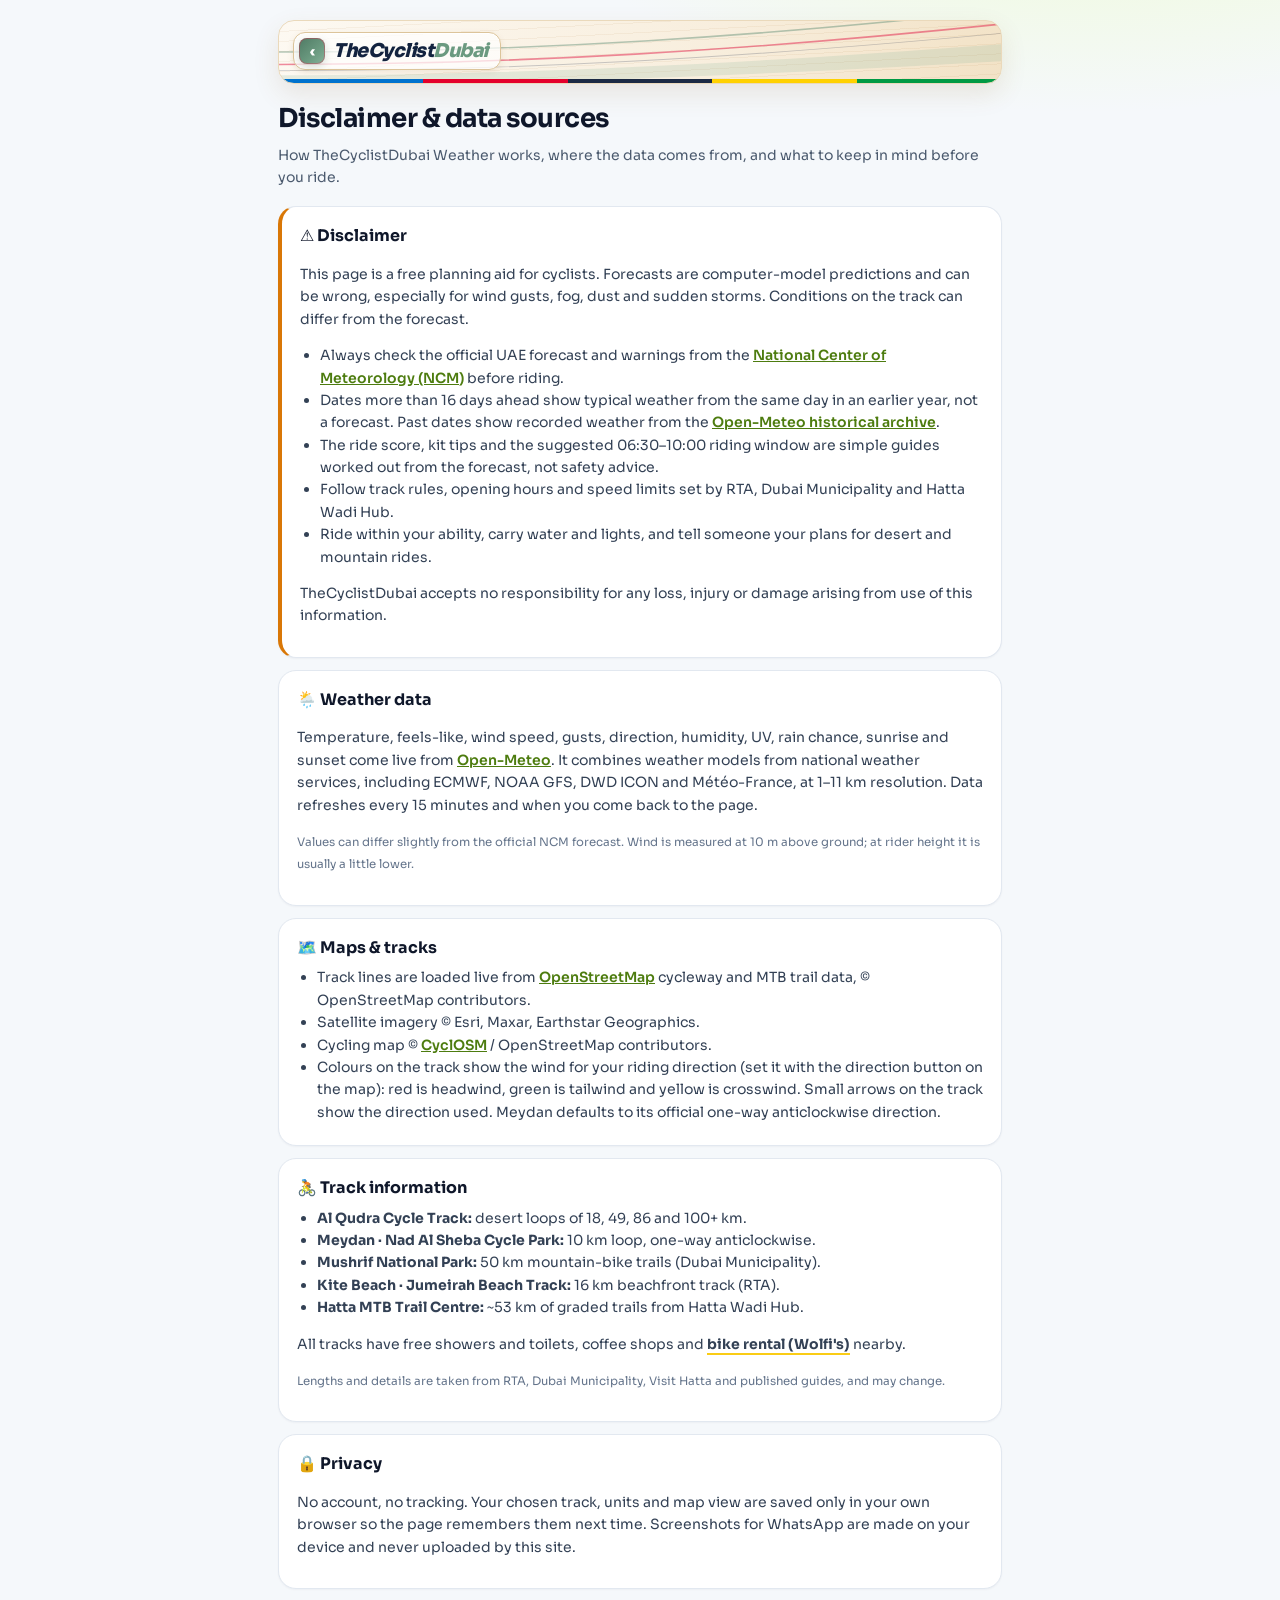
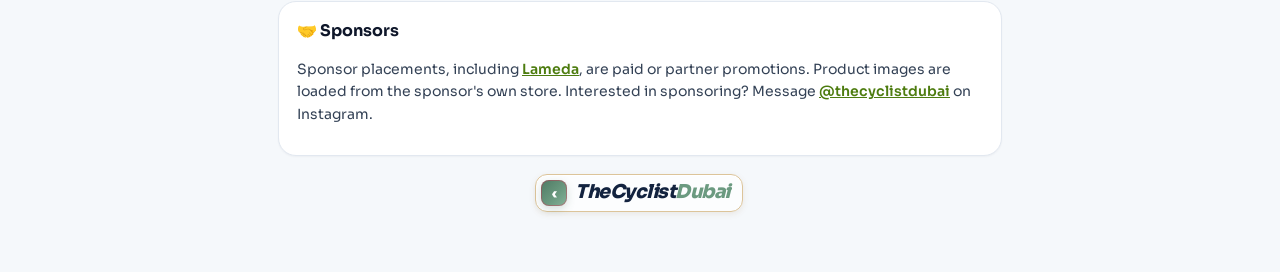
<file: disclaimer.html>
<!DOCTYPE html>
<html lang="en">
<head>
<meta charset="utf-8">
<meta name="viewport" content="width=device-width, initial-scale=1">
<meta name="theme-color" content="#f5f8fb">
<title>Disclaimer & Data Sources · TheCyclistDubai Weather</title>
<link rel="preconnect" href="https://fonts.googleapis.com">
<link rel="preconnect" href="https://fonts.gstatic.com" crossorigin>
<link href="https://fonts.googleapis.com/css2?family=Sora:wght@400;600;700;800&display=swap" rel="stylesheet">
<style>
*{box-sizing:border-box}
body{margin:0;font-family:Sora,system-ui,sans-serif;color:#0f172a;background:radial-gradient(1000px 500px at 85% -10%,#ecfccb 0%,transparent 60%),#f5f8fb;line-height:1.6}
.wrap{max-width:760px;margin:0 auto;padding:20px 18px 60px}
.back{display:inline-flex;align-items:center;gap:6px;text-decoration:none;color:#0f172a;font-weight:700;font-size:14px;background:#fff;border:1px solid #e2e8f0;border-radius:999px;padding:8px 14px}
h1{font-size:26px;letter-spacing:-.5px;margin:8px 0 4px}
.lead{color:#4b5a6e;margin:0 0 18px}
section{background:#fff;border:1px solid #e2e8f0;border-radius:18px;padding:16px 18px;margin-bottom:12px;box-shadow:0 1px 2px #0f172a0a}
h2{font-size:16px;margin:0 0 6px}
p,li{font-size:14px;color:#334155}
ul{padding-left:20px;margin:6px 0}
a{color:#4d7c0f;font-weight:600}
.warn{border-left:4px solid #d97706}
small{color:#64748b}
</style>
<link rel="stylesheet" href="home-btn.css">
<style>
.tcd-bar{display:flex;align-items:center;gap:12px;height:64px;padding:8px 10px 10px 16px;margin:0 0 14px;border-radius:16px;border:1px solid #ead9bb;box-shadow:0 10px 26px #8a5a1f1f;background:linear-gradient(90deg,#0072ce 0 20%,#e4002b 20% 40%,#1b2a44 40% 60%,#ffd100 60% 80%,#009a44 80%) left bottom/100% 4px no-repeat,
  url("data:image/svg+xml,%3Csvg xmlns='http://www.w3.org/2000/svg' viewBox='0 0 600 80' preserveAspectRatio='none'%3E%3Cpath d='M0 80 L0 70 C180 70 360 58 600 30 L600 52 C380 72 200 80 120 80 Z' fill='%2386b39a' fill-opacity='.2'/%3E%3Cpath d='M0 64 C200 64 380 48 600 16' fill='none' stroke='%2313233f' stroke-opacity='.22' stroke-width='1.2'/%3E%3Cpath d='M0 56 C200 56 390 38 600 4' fill='none' stroke='%23e11d48' stroke-opacity='.5' stroke-width='2'/%3E%3Cpath d='M0 40 C210 40 400 20 600 -14' fill='none' stroke='%235b8a72' stroke-opacity='.45' stroke-width='2'/%3E%3C/svg%3E") center/100% 100% no-repeat,
  repeating-linear-gradient(177deg,#a8702d12 0 1px,transparent 1px 10px),linear-gradient(110deg,#fdf9f2 0%,#f8eedd 60%,#f2e2c6 100%)}
.tcd-bar .tb-brand{font:800 italic 19px Sora,system-ui,sans-serif;letter-spacing:-.5px;color:#13233f;text-decoration:none}
.tcd-bar .tb-brand span{color:#6b9a80}

</style>
</head>
<body>
<div class="wrap">
  <header class="tcd-bar"><a class="tcd-logo" href="./" title="Back to the TheCyclistDubai homepage" aria-label="Back to the TheCyclistDubai homepage"><i>‹</i><b>TheCyclist<span>Dubai</span></b><em>Homepage</em></a></header>
  <h1>Disclaimer & data sources</h1>
  <p class="lead">How TheCyclistDubai Weather works, where the data comes from, and what to keep in mind before you ride.</p>

  <section class="warn">
    <h2>⚠️ Disclaimer</h2>
    <p>This page is a free planning aid for cyclists. Forecasts are computer-model predictions and can be wrong, especially for wind gusts, fog, dust and sudden storms. Conditions on the track can differ from the forecast.</p>
    <ul>
      <li>Always check the official UAE forecast and warnings from the <a href="https://www.ncm.gov.ae/" target="_blank" rel="noopener">National Center of Meteorology (NCM)</a> before riding.</li>
      <li>Dates more than 16 days ahead show typical weather from the same day in an earlier year, not a forecast. Past dates show recorded weather from the <a href="https://open-meteo.com/en/docs/historical-weather-api" target="_blank" rel="noopener">Open-Meteo historical archive</a>.</li>
      <li>The ride score, kit tips and the suggested 06:30–10:00 riding window are simple guides worked out from the forecast, not safety advice.</li>
      <li>Follow track rules, opening hours and speed limits set by RTA, Dubai Municipality and Hatta Wadi Hub.</li>
      <li>Ride within your ability, carry water and lights, and tell someone your plans for desert and mountain rides.</li>
    </ul>
    <p>TheCyclistDubai accepts no responsibility for any loss, injury or damage arising from use of this information.</p>
  </section>

  <section>
    <h2>🌦️ Weather data</h2>
    <p>Temperature, feels-like, wind speed, gusts, direction, humidity, UV, rain chance, sunrise and sunset come live from <a href="https://open-meteo.com/" target="_blank" rel="noopener">Open-Meteo</a>. It combines weather models from national weather services, including ECMWF, NOAA GFS, DWD ICON and Météo-France, at 1–11 km resolution. Data refreshes every 15 minutes and when you come back to the page.</p>
    <p><small>Values can differ slightly from the official NCM forecast. Wind is measured at 10 m above ground; at rider height it is usually a little lower.</small></p>
  </section>

  <section>
    <h2>🗺️ Maps & tracks</h2>
    <ul>
      <li>Track lines are loaded live from <a href="https://www.openstreetmap.org/" target="_blank" rel="noopener">OpenStreetMap</a> cycleway and MTB trail data, © OpenStreetMap contributors.</li>
      <li>Satellite imagery © Esri, Maxar, Earthstar Geographics.</li>
      <li>Cycling map © <a href="https://www.cyclosm.org/" target="_blank" rel="noopener">CyclOSM</a> / OpenStreetMap contributors.</li>
      <li>Colours on the track show the wind for your riding direction (set it with the direction button on the map): red is headwind, green is tailwind and yellow is crosswind. Small arrows on the track show the direction used. Meydan defaults to its official one-way anticlockwise direction.</li>
    </ul>
  </section>

  <section>
    <h2>🚴 Track information</h2>
    <ul>
      <li><b>Al Qudra Cycle Track:</b> desert loops of 18, 49, 86 and 100+ km.</li>
      <li><b>Meydan · Nad Al Sheba Cycle Park:</b> 10 km loop, one-way anticlockwise.</li>
      <li><b>Mushrif National Park:</b> 50 km mountain-bike trails (Dubai Municipality).</li>
      <li><b>Kite Beach · Jumeirah Beach Track:</b> 16 km beachfront track (RTA).</li>
      <li><b>Hatta MTB Trail Centre:</b> ~53 km of graded trails from Hatta Wadi Hub.</li>
    </ul>
    <p>All tracks have free showers and toilets, coffee shops and <a href="https://wolfis.ae/pages/rental-bikes" target="_blank" rel="noopener" style="color:inherit;font-weight:700;text-decoration:none;border-bottom:2px solid #facc15">bike rental (Wolfi's)</a> nearby.</p>
    <p><small>Lengths and details are taken from RTA, Dubai Municipality, Visit Hatta and published guides, and may change.</small></p>
  </section>

  <section>
    <h2>🔒 Privacy</h2>
    <p>No account, no tracking. Your chosen track, units and map view are saved only in your own browser so the page remembers them next time. Screenshots for WhatsApp are made on your device and never uploaded by this site.</p>
  </section>

  <section>
    <h2>🤝 Sponsors</h2>
    <p>Sponsor placements, including <a href="https://lameda.cc/" target="_blank" rel="noopener">Lameda</a>, are paid or partner promotions. Product images are loaded from the sponsor's own store. Interested in sponsoring? Message <a href="https://www.instagram.com/thecyclistdubai/" target="_blank" rel="noopener">@thecyclistdubai</a> on Instagram.</p>
  </section>

  <div style="display:flex;justify-content:center;margin-top:18px"><a class="tcd-logo" href="./" title="Back to the TheCyclistDubai homepage" aria-label="Back to the TheCyclistDubai homepage"><i>‹</i><b>TheCyclist<span>Dubai</span></b><em>Homepage</em></a></div>
</div>
</body>
</html>
</file>
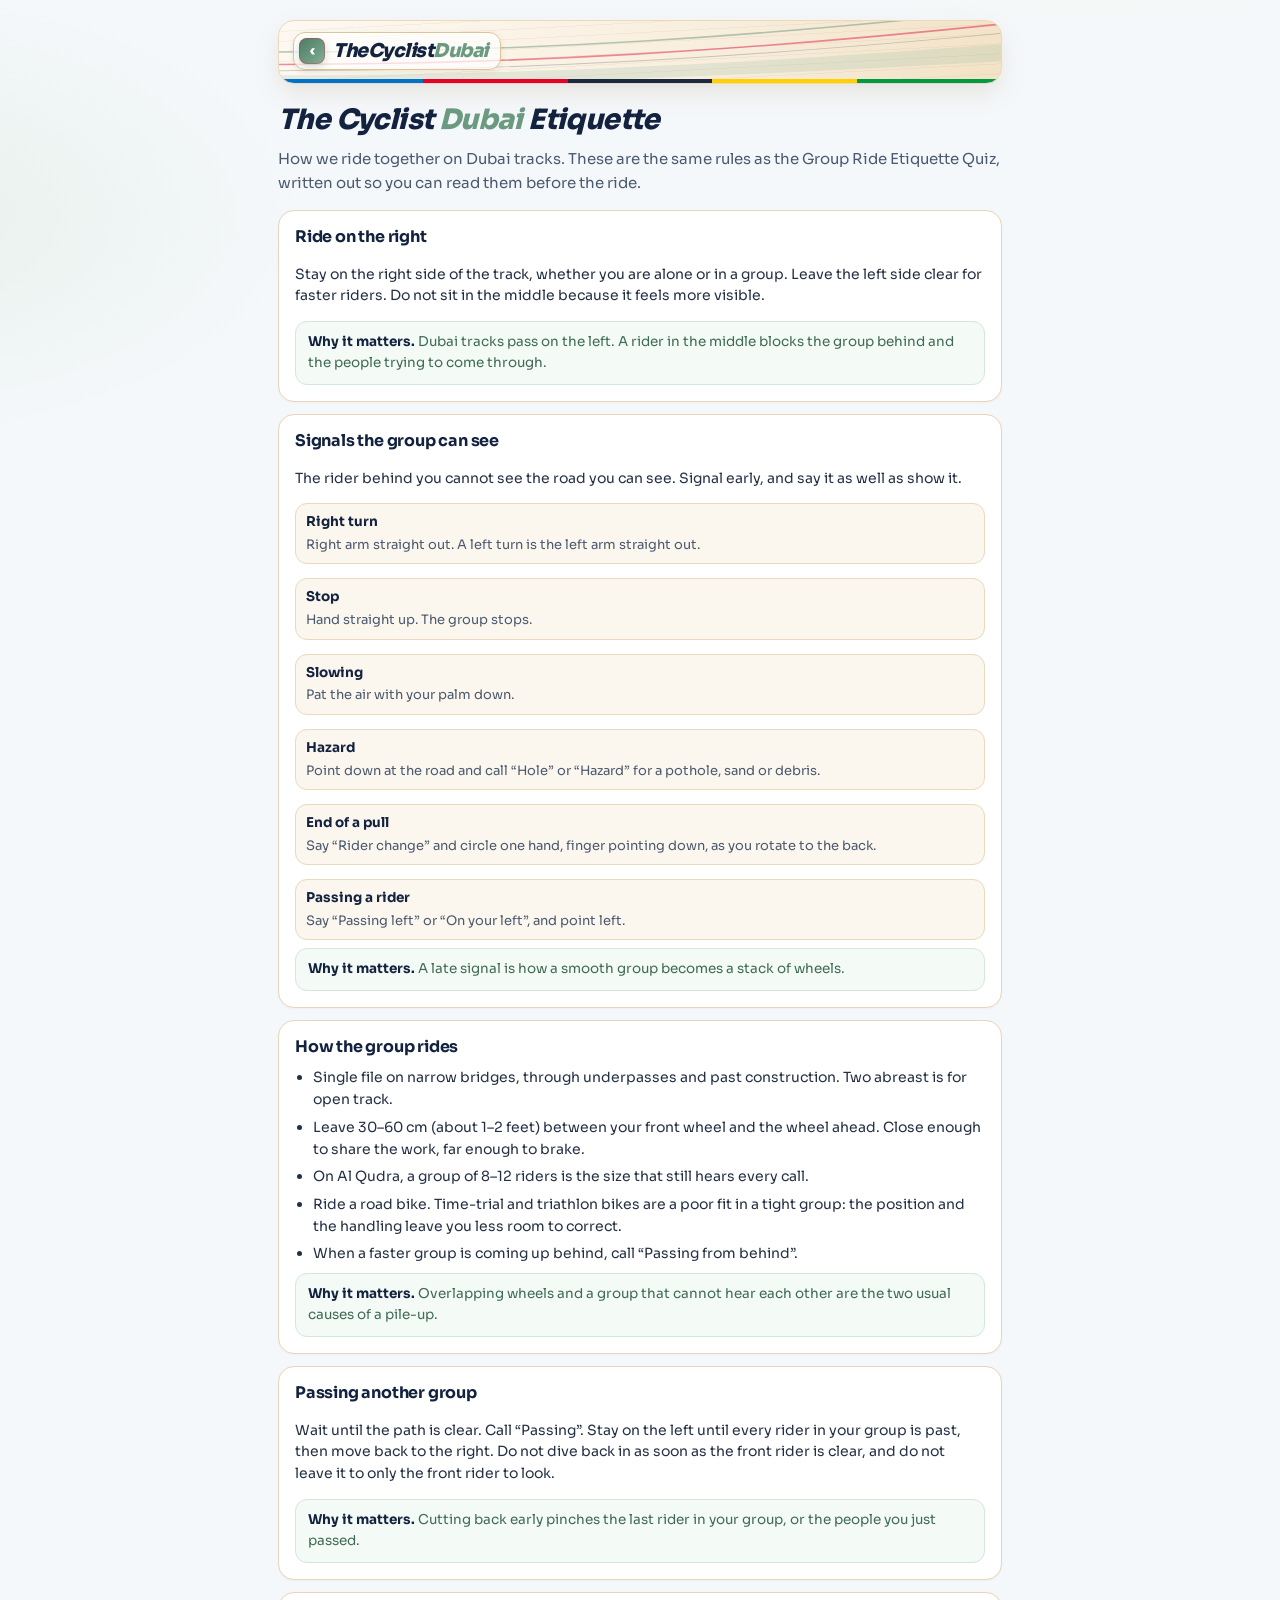
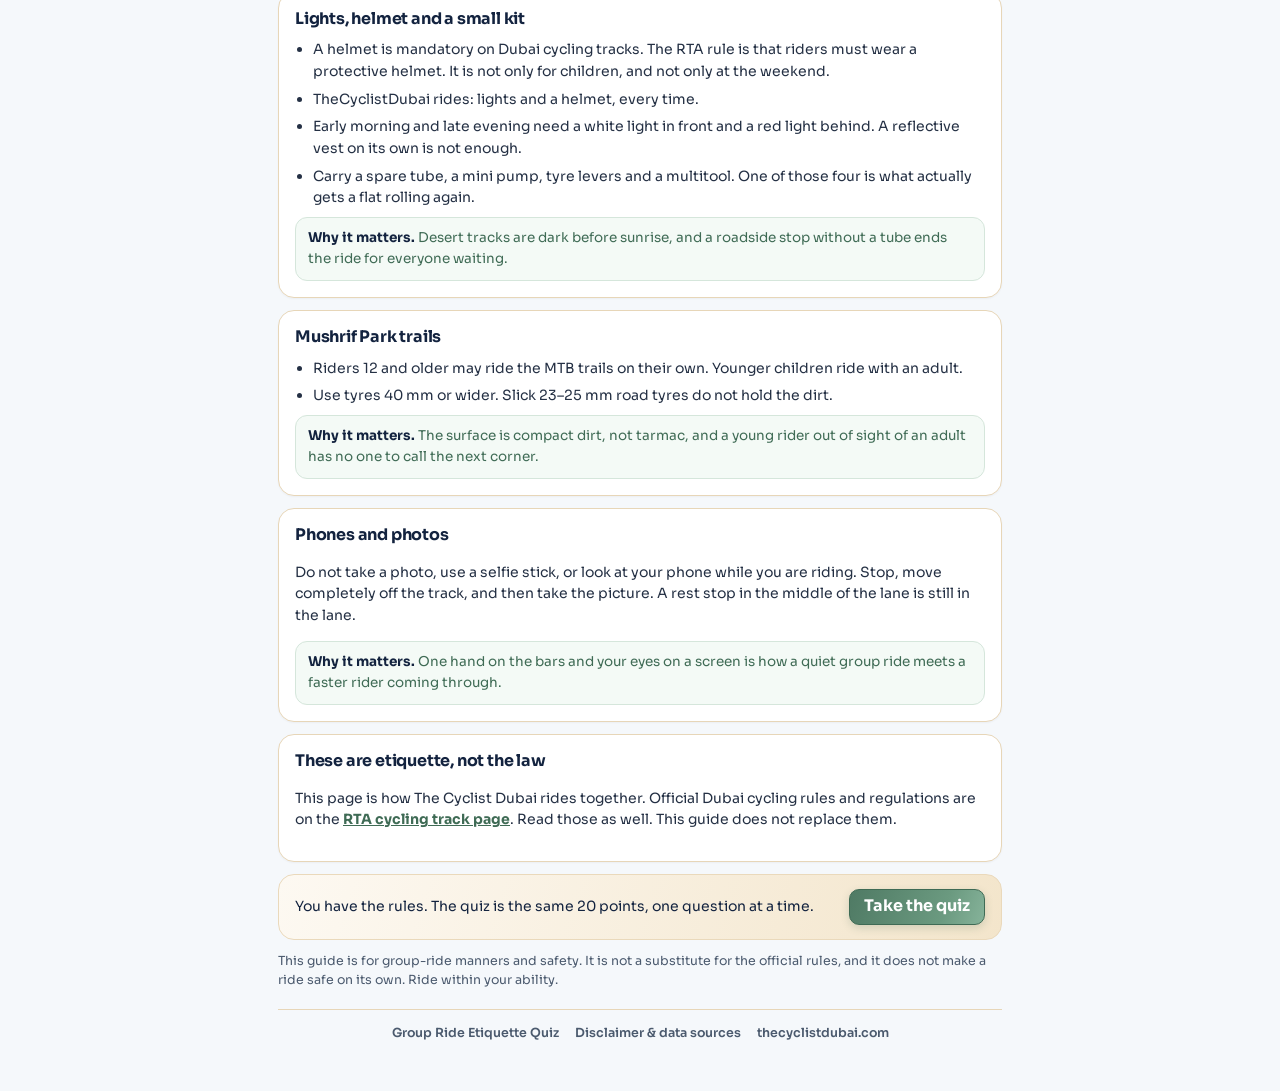
<file: etiquette.html>
<!DOCTYPE html>
<html lang="en">
<head>
<meta charset="utf-8">
<meta name="viewport" content="width=device-width, initial-scale=1">
<meta name="theme-color" content="#f5f8fb">
<meta name="description" content="The Cyclist Dubai group ride etiquette: signals, spacing, passing and how we ride together on Dubai tracks.">
<title>The Cyclist Dubai Etiquette · Group rides</title>
<link rel="preconnect" href="https://fonts.googleapis.com">
<link rel="preconnect" href="https://fonts.gstatic.com" crossorigin>
<link href="https://fonts.googleapis.com/css2?family=Sora:wght@400;600;700;800&display=swap" rel="stylesheet">
<link rel="stylesheet" href="home-btn.css">
<style>
*{box-sizing:border-box}
body{margin:0;font-family:Sora,system-ui,sans-serif;color:#13233f;background:radial-gradient(1000px 500px at 85% -10%,#ecfccb 0%,transparent 60%),radial-gradient(800px 420px at -10% 8%,#e7f0ea 0%,transparent 55%),#f5f8fb;line-height:1.55}
.wrap{max-width:760px;margin:0 auto;padding:20px 18px 48px}
.tcd-bar{display:flex;align-items:center;gap:12px;height:64px;padding:8px 10px 10px 16px;margin:0 0 14px;border-radius:16px;border:1px solid #ead9bb;box-shadow:0 10px 26px #8a5a1f1f;background:linear-gradient(90deg,#0072ce 0 20%,#e4002b 20% 40%,#1b2a44 40% 60%,#ffd100 60% 80%,#009a44 80%) left bottom/100% 4px no-repeat,
  url("data:image/svg+xml,%3Csvg xmlns='http://www.w3.org/2000/svg' viewBox='0 0 600 80' preserveAspectRatio='none'%3E%3Cpath d='M0 80 L0 70 C180 70 360 58 600 30 L600 52 C380 72 200 80 120 80 Z' fill='%2386b39a' fill-opacity='.2'/%3E%3Cpath d='M0 64 C200 64 380 48 600 16' fill='none' stroke='%2313233f' stroke-opacity='.22' stroke-width='1.2'/%3E%3Cpath d='M0 56 C200 56 390 38 600 4' fill='none' stroke='%23e11d48' stroke-opacity='.5' stroke-width='2'/%3E%3Cpath d='M0 40 C210 40 400 20 600 -14' fill='none' stroke='%235b8a72' stroke-opacity='.45' stroke-width='2'/%3E%3C/svg%3E") center/100% 100% no-repeat,
  repeating-linear-gradient(177deg,#a8702d12 0 1px,transparent 1px 10px),linear-gradient(110deg,#fdf9f2 0%,#f8eedd 60%,#f2e2c6 100%)}
h1{font-size:28px;letter-spacing:-.6px;margin:6px 0 6px;font-style:italic;font-weight:800}
h1 span{color:#6b9a80}
.lead{color:#4b5a6e;margin:0 0 16px;font-size:15px}
.why{background:#f4faf6;border:1px solid #d5e6db;border-radius:12px;padding:10px 12px;margin:8px 0 0;font-size:13.5px;color:#3f6b55}
.why b{color:#13233f}
section{background:#fff;border:1px solid #e7d6b8;border-radius:16px;padding:14px 16px 16px;margin:0 0 12px;box-shadow:0 1px 2px #0f172a0a}
h2{font-size:16px;margin:0 0 8px;letter-spacing:-.2px}
p,li{font-size:14px;color:#243044}
ul,ol{margin:6px 0 0;padding-left:18px}
li+li{margin-top:6px}
.rules{list-style:none;padding:0;margin:0;display:flex;flex-direction:column;gap:8px}
.rules li{background:#fbf6ee;border:1px solid #ead9bb;border-radius:12px;padding:8px 10px}
.rules b{display:block;color:#13233f;font-size:13.5px}
.rules span{display:block;color:#4b5a6e;font-size:13px;margin-top:2px}
a{color:#3f6b55;font-weight:700}
.cta{display:flex;flex-wrap:wrap;align-items:center;justify-content:space-between;gap:10px;background:linear-gradient(110deg,#fdf9f2,#f3e5cb);border:1px solid #ead9bb;border-radius:16px;padding:14px 16px;margin-top:4px}
.cta p{margin:0;font-size:14px;color:#13233f}
.cta a{display:inline-flex;align-items:center;height:36px;padding:0 14px;border-radius:10px;text-decoration:none;background:linear-gradient(110deg,#4f7a64,#6b9a80 70%,#86b39a);color:#fff;border:1px solid #3f6b55;box-shadow:0 3px 8px #3f6b5533}
.cta a:hover{filter:brightness(1.05)}
.note{font-size:12.5px;color:#4b5a6e;margin:12px 0 0}
footer{margin-top:18px;padding-top:14px;border-top:1px solid #e7d6b8;display:flex;flex-wrap:wrap;justify-content:center;gap:8px 16px;font-size:12.5px}
footer a{color:#4b5a6e;font-weight:600;text-decoration:none}
footer a:hover{color:#13233f}
@media (max-width:600px){
  .wrap{padding:12px 12px 36px}
  h1{font-size:24px}
  .cta{align-items:stretch}
  .cta a{justify-content:center;width:100%}
}
</style>
</head>
<body>
<div class="wrap">
  <header class="tcd-bar"><a class="tcd-logo" href="./" title="Back to the TheCyclistDubai homepage" aria-label="Back to the TheCyclistDubai homepage"><i>‹</i><b>TheCyclist<span>Dubai</span></b><em>Homepage</em></a></header>
  <h1>The Cyclist <span>Dubai</span> Etiquette</h1>
  <p class="lead">How we ride together on Dubai tracks. These are the same rules as the Group Ride Etiquette Quiz, written out so you can read them before the ride.</p>

  <section>
    <h2>Ride on the right</h2>
    <p>Stay on the right side of the track, whether you are alone or in a group. Leave the left side clear for faster riders. Do not sit in the middle because it feels more visible.</p>
    <p class="why"><b>Why it matters.</b> Dubai tracks pass on the left. A rider in the middle blocks the group behind and the people trying to come through.</p>
  </section>

  <section>
    <h2>Signals the group can see</h2>
    <p>The rider behind you cannot see the road you can see. Signal early, and say it as well as show it.</p>
    <ul class="rules">
      <li><b>Right turn</b><span>Right arm straight out. A left turn is the left arm straight out.</span></li>
      <li><b>Stop</b><span>Hand straight up. The group stops.</span></li>
      <li><b>Slowing</b><span>Pat the air with your palm down.</span></li>
      <li><b>Hazard</b><span>Point down at the road and call “Hole” or “Hazard” for a pothole, sand or debris.</span></li>
      <li><b>End of a pull</b><span>Say “Rider change” and circle one hand, finger pointing down, as you rotate to the back.</span></li>
      <li><b>Passing a rider</b><span>Say “Passing left” or “On your left”, and point left.</span></li>
    </ul>
    <p class="why"><b>Why it matters.</b> A late signal is how a smooth group becomes a stack of wheels.</p>
  </section>

  <section>
    <h2>How the group rides</h2>
    <ul>
      <li>Single file on narrow bridges, through underpasses and past construction. Two abreast is for open track.</li>
      <li>Leave 30–60 cm (about 1–2 feet) between your front wheel and the wheel ahead. Close enough to share the work, far enough to brake.</li>
      <li>On Al Qudra, a group of 8–12 riders is the size that still hears every call.</li>
      <li>Ride a road bike. Time-trial and triathlon bikes are a poor fit in a tight group: the position and the handling leave you less room to correct.</li>
      <li>When a faster group is coming up behind, call “Passing from behind”.</li>
    </ul>
    <p class="why"><b>Why it matters.</b> Overlapping wheels and a group that cannot hear each other are the two usual causes of a pile-up.</p>
  </section>

  <section>
    <h2>Passing another group</h2>
    <p>Wait until the path is clear. Call “Passing”. Stay on the left until every rider in your group is past, then move back to the right. Do not dive back in as soon as the front rider is clear, and do not leave it to only the front rider to look.</p>
    <p class="why"><b>Why it matters.</b> Cutting back early pinches the last rider in your group, or the people you just passed.</p>
  </section>

  <section>
    <h2>Lights, helmet and a small kit</h2>
    <ul>
      <li>A helmet is mandatory on Dubai cycling tracks. The RTA rule is that riders must wear a protective helmet. It is not only for children, and not only at the weekend.</li>
      <li>TheCyclistDubai rides: lights and a helmet, every time.</li>
      <li>Early morning and late evening need a white light in front and a red light behind. A reflective vest on its own is not enough.</li>
      <li>Carry a spare tube, a mini pump, tyre levers and a multitool. One of those four is what actually gets a flat rolling again.</li>
    </ul>
    <p class="why"><b>Why it matters.</b> Desert tracks are dark before sunrise, and a roadside stop without a tube ends the ride for everyone waiting.</p>
  </section>

  <section>
    <h2>Mushrif Park trails</h2>
    <ul>
      <li>Riders 12 and older may ride the MTB trails on their own. Younger children ride with an adult.</li>
      <li>Use tyres 40 mm or wider. Slick 23–25 mm road tyres do not hold the dirt.</li>
    </ul>
    <p class="why"><b>Why it matters.</b> The surface is compact dirt, not tarmac, and a young rider out of sight of an adult has no one to call the next corner.</p>
  </section>

  <section>
    <h2>Phones and photos</h2>
    <p>Do not take a photo, use a selfie stick, or look at your phone while you are riding. Stop, move completely off the track, and then take the picture. A rest stop in the middle of the lane is still in the lane.</p>
    <p class="why"><b>Why it matters.</b> One hand on the bars and your eyes on a screen is how a quiet group ride meets a faster rider coming through.</p>
  </section>

  <section>
    <h2>These are etiquette, not the law</h2>
    <p>This page is how The Cyclist Dubai rides together. Official Dubai cycling rules and regulations are on the <a href="https://www.rta.ae/wps/portal/rta/ae/home/about-rta/cycling-track" target="_blank" rel="noopener">RTA cycling track page</a>. Read those as well. This guide does not replace them.</p>
  </section>

  <div class="cta">
    <p>You have the rules. The quiz is the same 20 points, one question at a time.</p>
    <a href="quiz.html">Take the quiz</a>
  </div>
  <p class="note">This guide is for group-ride manners and safety. It is not a substitute for the official rules, and it does not make a ride safe on its own. Ride within your ability.</p>

  <footer>
    <a href="quiz.html">Group Ride Etiquette Quiz</a>
    <a href="disclaimer.html">Disclaimer &amp; data sources</a>
    <a href="./">thecyclistdubai.com</a>
  </footer>
</div>
</body>
</html>
</file>
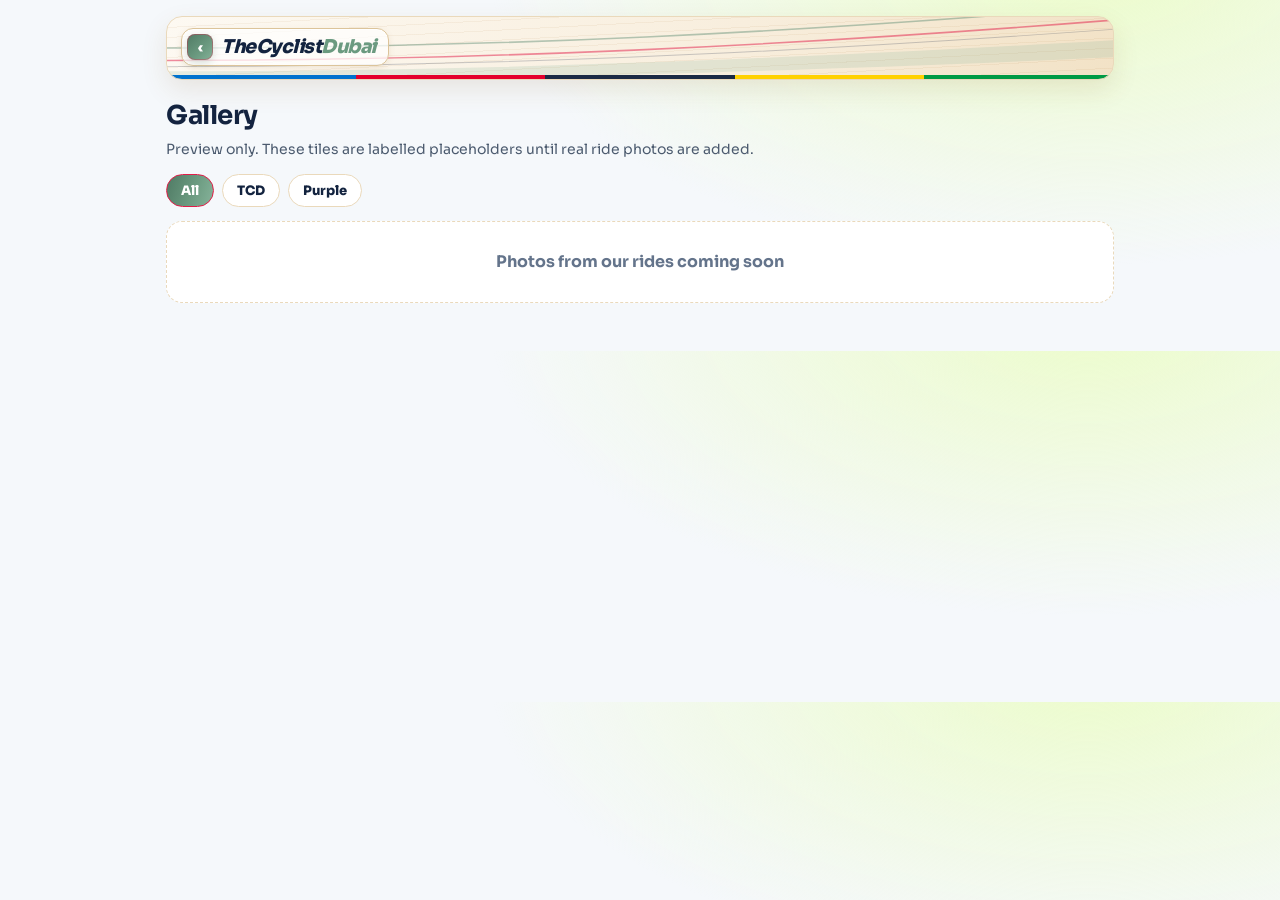
<file: gallery.html>
<!DOCTYPE html>
<html lang="en">
<head>
<meta charset="utf-8">
<meta name="viewport" content="width=device-width, initial-scale=1">
<meta name="theme-color" content="#f5f8fb">
<title>Gallery · TheCyclistDubai</title>
<link rel="preconnect" href="https://fonts.googleapis.com">
<link rel="preconnect" href="https://fonts.gstatic.com" crossorigin>
<link href="https://fonts.googleapis.com/css2?family=Sora:wght@400;600;700;800&display=swap" rel="stylesheet">
<link rel="stylesheet" href="home-btn.css">
<style>
*{box-sizing:border-box}
body{margin:0;font-family:Sora,system-ui,sans-serif;color:#13233f;background:radial-gradient(1000px 500px at 85% -10%,#ecfccb 0%,transparent 60%),#f5f8fb;line-height:1.5}
.wrap{max-width:980px;margin:0 auto;padding:16px 16px 48px}
.tcd-bar{display:flex;align-items:center;gap:12px;height:64px;padding:8px 10px 10px 16px;margin:0 0 16px;border-radius:16px;border:1px solid #ead9bb;box-shadow:0 10px 26px #8a5a1f1f;background:linear-gradient(90deg,#0072ce 0 20%,#e4002b 20% 40%,#1b2a44 40% 60%,#ffd100 60% 80%,#009a44 80%) left bottom/100% 4px no-repeat,
  url("data:image/svg+xml,%3Csvg xmlns='http://www.w3.org/2000/svg' viewBox='0 0 600 80' preserveAspectRatio='none'%3E%3Cpath d='M0 80 L0 70 C180 70 360 58 600 30 L600 52 C380 72 200 80 120 80 Z' fill='%2386b39a' fill-opacity='.2'/%3E%3Cpath d='M0 64 C200 64 380 48 600 16' fill='none' stroke='%2313233f' stroke-opacity='.22' stroke-width='1.2'/%3E%3Cpath d='M0 56 C200 56 390 38 600 4' fill='none' stroke='%23e11d48' stroke-opacity='.5' stroke-width='2'/%3E%3Cpath d='M0 40 C210 40 400 20 600 -14' fill='none' stroke='%235b8a72' stroke-opacity='.45' stroke-width='2'/%3E%3C/svg%3E") center/100% 100% no-repeat,
  repeating-linear-gradient(177deg,#a8702d12 0 1px,transparent 1px 10px),linear-gradient(110deg,#fdf9f2 0%,#f8eedd 60%,#f2e2c6 100%)}
h1{font-size:26px;letter-spacing:-.5px;margin:4px 0 4px}
.lead{color:#4b5a6e;margin:0 0 14px;font-size:14px}
.chips{display:flex;gap:8px;flex-wrap:wrap;margin:0 0 14px}
.chips button{font:800 13px Sora,sans-serif;border:1.5px solid #ead9bb;background:#fff;color:#13233f;border-radius:999px;padding:7px 14px;cursor:pointer}
.chips button.on{background:linear-gradient(110deg,#4f7a64,#6b9a80 55%,#86b39a);color:#fff;border-color:#e11d48}
.grid{display:grid;grid-template-columns:repeat(3,1fr);gap:12px}
.tile{position:relative;display:block;padding:0;border:0;background:#f4efe4;border-radius:16px;overflow:hidden;cursor:pointer;aspect-ratio:4/3;box-shadow:0 6px 16px #8a5a1f14}
.tile img{width:100%;height:100%;object-fit:cover;display:block}
.tile::after{content:"";position:absolute;left:0;right:0;bottom:0;height:46%;background:linear-gradient(transparent,#0f172ad9);pointer-events:none}
.tile .cap{position:absolute;left:8px;right:8px;bottom:8px;z-index:1;display:flex;flex-direction:column;align-items:flex-start;gap:3px}
.tile .badge,.lb-badge{font-style:normal;font-size:10px;font-weight:800;letter-spacing:.6px;text-transform:uppercase;background:#fff;color:#3f6b55;border-radius:6px;padding:2px 6px}
.tile .name{font-size:12px;font-weight:800;color:#fff;text-shadow:0 1px 4px #0008}
.empty{grid-column:1/-1;background:#fff;border:1px dashed #ead9bb;border-radius:16px;padding:28px 16px;text-align:center;color:#64748b;font-weight:700}
#lb{position:fixed;inset:0;background:#0f172acc;display:none;align-items:center;justify-content:center;padding:18px;z-index:50}
#lb.open{display:flex}
.lb-box{max-width:920px;width:100%;display:flex;flex-direction:column;gap:10px}
.lb-box img{width:100%;max-height:78vh;object-fit:contain;border-radius:16px;background:#111}
.lb-row{display:flex;align-items:center;justify-content:space-between;gap:10px;color:#fff}
.lb-row b{font-size:15px}
.lb-x{border:0;background:#fff;color:#13233f;border-radius:10px;width:36px;height:36px;font-size:16px;font-weight:800;cursor:pointer}
@media (max-width:700px){
  .grid{grid-template-columns:repeat(2,1fr);gap:8px}
  h1{font-size:22px}
}
</style>
</head>
<body>
<div class="wrap">
  <header class="tcd-bar"><a class="tcd-logo" href="./" title="Back to the TheCyclistDubai homepage" aria-label="Back to the TheCyclistDubai homepage"><i>‹</i><b>TheCyclist<span>Dubai</span></b><em>Homepage</em></a></header>
  <h1>Gallery</h1>
  <p class="lead">Preview only. These tiles are labelled placeholders until real ride photos are added.</p>
  <div class="chips" id="chips" role="tablist">
    <button type="button" class="on" data-f="all">All</button>
    <button type="button" data-f="tcd">TCD</button>
    <button type="button" data-f="purple">Purple</button>
  </div>
  <div class="grid" id="grid"></div>
</div>
<div id="lb" role="dialog" aria-modal="true" aria-label="Photo">
  <div class="lb-box">
    <img id="lbImg" alt="">
    <div class="lb-row"><span><em class="lb-badge">Preview</em> <b id="lbCap"></b></span><button class="lb-x" id="lbX" type="button" aria-label="Close">✕</button></div>
  </div>
</div>
<script src="site-data.js"></script>
<script>
(function(){
  const photos=(window.SITE&&SITE.gallery)||[];
  const grid=document.getElementById('grid');
  const lb=document.getElementById('lb');
  let filter='all', shown=[];
  function esc(t){return String(t==null?'':t).replace(/[&<>"]/g,c=>({'&':'&amp;','<':'&lt;','>':'&gt;','"':'&quot;'}[c]));}
  function paint(){
    shown=photos.filter(p=>filter==='all'||p.ride===filter||p.ride==='all');
    if(!shown.length){
      grid.innerHTML='<div class="empty">Photos from our rides coming soon</div>';
      return;
    }
    grid.innerHTML=shown.map((p,i)=>'<button type="button" class="tile" data-i="'+i+'"><img alt="Preview placeholder · '+esc(p.title||'ride photo')+'" src="'+esc(p.src)+'" loading="lazy"><span class="cap"><em class="badge">Preview</em><span class="name">'+esc(p.title||'')+'</span></span></button>').join('');
  }
  document.getElementById('chips').addEventListener('click',e=>{
    const b=e.target.closest('button'); if(!b) return;
    filter=b.dataset.f;
    document.querySelectorAll('#chips button').forEach(x=>x.classList.toggle('on',x===b));
    paint();
  });
  grid.addEventListener('click',e=>{
    const t=e.target.closest('.tile'); if(!t) return;
    const p=shown[+t.dataset.i]; if(!p) return;
    document.getElementById('lbImg').src=p.src;
    document.getElementById('lbImg').alt='Preview placeholder · '+(p.title||'ride photo');
    document.getElementById('lbCap').textContent=p.title||'Ride photo';
    lb.classList.add('open');
  });
  function close(){lb.classList.remove('open');}
  document.getElementById('lbX').addEventListener('click',close);
  lb.addEventListener('click',e=>{ if(e.target===lb) close(); });
  document.addEventListener('keydown',e=>{ if(e.key==='Escape') close(); });
  paint();
})();
</script>
</body>
</html>
</file>
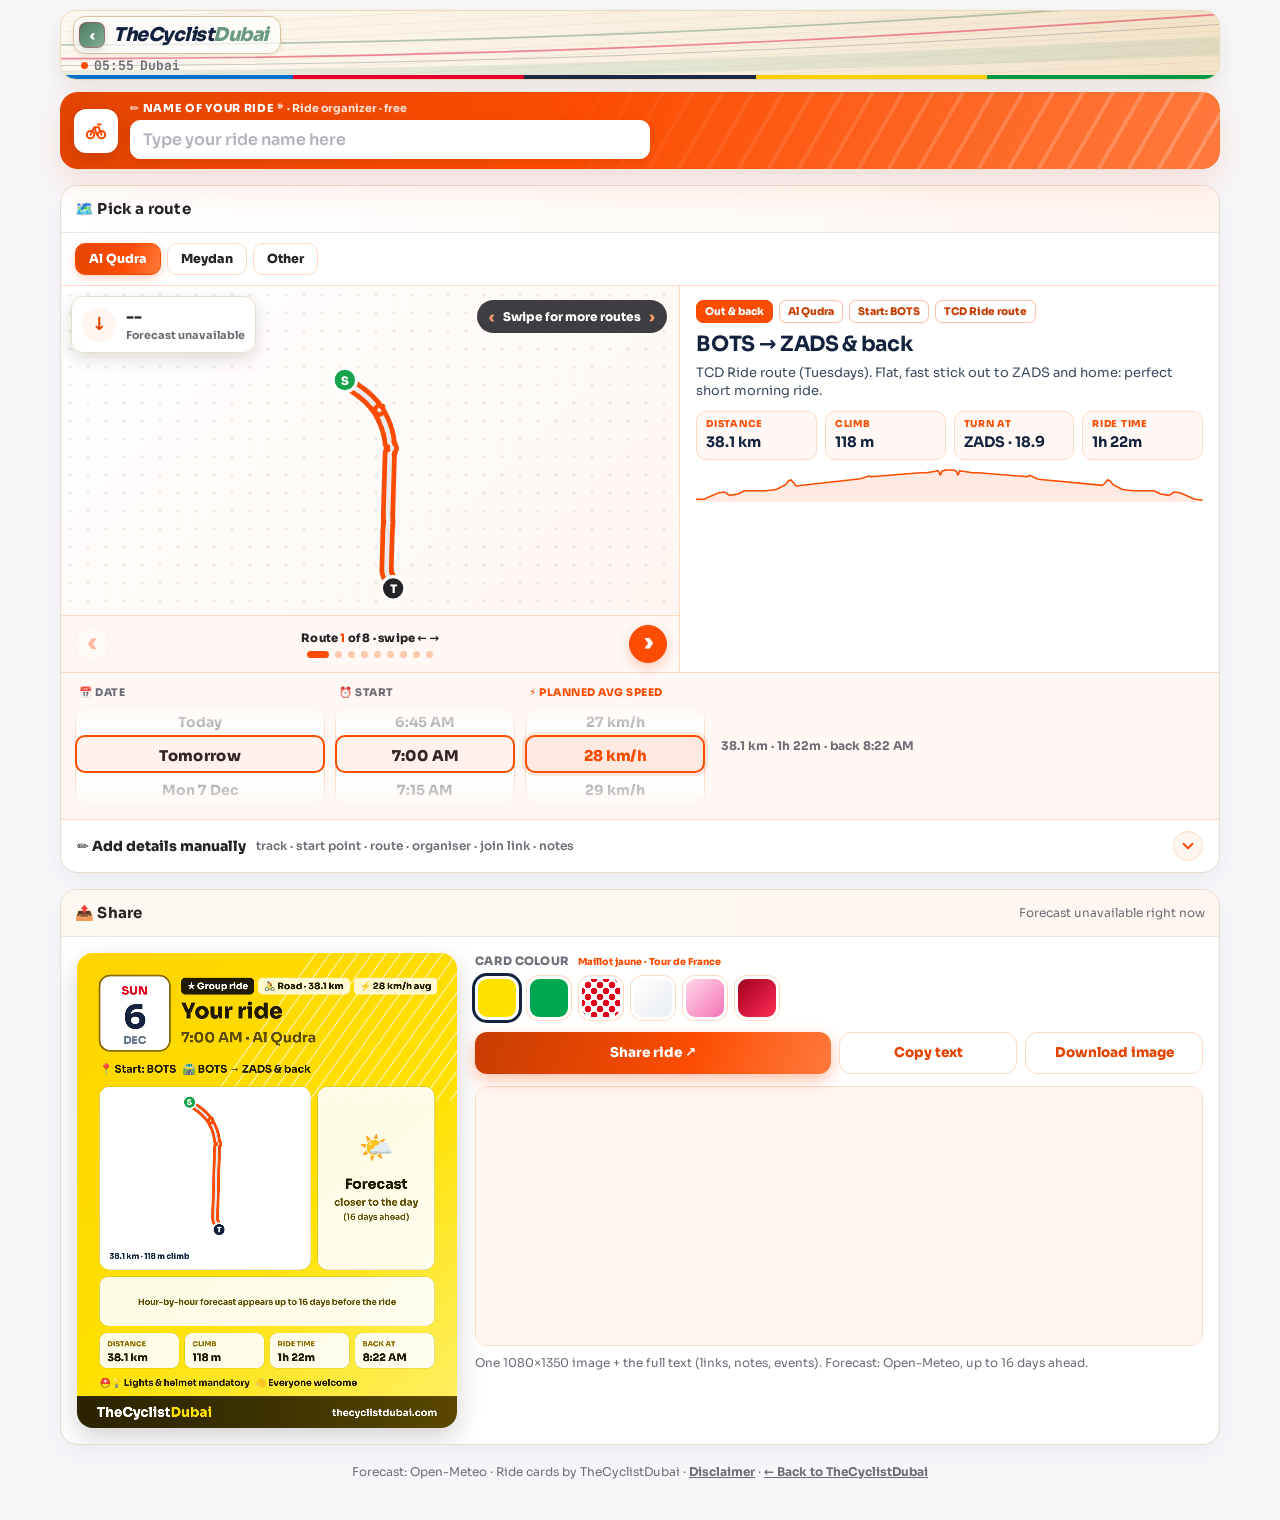
<file: organize-ride.html>
<!DOCTYPE html>
<html lang="en">
<head>
<meta charset="utf-8">
<meta name="viewport" content="width=device-width,initial-scale=1,viewport-fit=cover">
<title>Organize your ride · TheCyclistDubai</title>
<meta name="description" content="Organize a group ride in Dubai: pick a ready Al Qudra route or your own, set date and time, get the forecast and wind on the route, and share ride, weather and route cards to WhatsApp.">
<meta name="theme-color" content="#fc4c02">
<link rel="preconnect" href="https://fonts.googleapis.com">
<link rel="preconnect" href="https://fonts.gstatic.com" crossorigin>
<link href="https://fonts.googleapis.com/css2?family=Sora:wght@400;500;600;700;800&family=JetBrains+Mono:wght@500;700&display=swap" rel="stylesheet">
<link rel="stylesheet" href="ride-page.css">
<link rel="stylesheet" href="home-btn.css">
<script src="site-data.js"></script>
<script src="share-core.js"></script>
<script src="route-presets.js"></script>
<style>
body.th-strava{--p0:#242428;--p1:#e34402;--p2:#fc4c02;--p3:#ff7a3d;--p4:#ffe4d6;--p5:#fff6f1;--glow:#ffffff00;--shadow:#fc4c0226;--bd:#ffd9c4;--bd2:#f7f7fa;--red:#fc4c02;--ink:#242428;--mut:#6d6d78}
body.th-strava{background:#f7f7fa}
/* Strava look: orange hero with chevrons, white cards, charcoal text, orange accents */
.hero.strava{color:#fff;background:linear-gradient(115deg,#e34402 0%,#fc4c02 45%,#ff7a3d 100%);border:0}
.hero.strava::after{content:"";position:absolute;inset:0;pointer-events:none;background:repeating-linear-gradient(120deg,#ffffff38 0 4px,transparent 4px 26px);-webkit-mask-image:linear-gradient(100deg,transparent 0,#0000 40%,#000a 75%,#000 100%);mask-image:linear-gradient(100deg,transparent 0,#0000 40%,#000a 75%,#000 100%)}
.hero.strava>*{position:relative;z-index:1}
.hero.strava svg.deco{display:none}
.hero.strava .dtile{border:0}.hero.strava .dtile span,.hero.strava .dtile b{color:#fc4c02}
.hero.strava .tag{background:#ffffff2e;border-color:#ffffff66;color:#fff}.hero.strava .tag.l{background:#fff;border-color:#fff;color:#fc4c02}
.hero.strava h1{color:#fff}.hero.strava .hsub{color:#fff3ec}
.hero.strava .steps div{background:#ffffff26;border-color:#ffffff55;color:#fff3ec}.hero.strava .steps b{color:#fff}
.one canvas{width:100%;max-width:420px;height:auto;display:block;margin:0 auto;border-radius:16px;box-shadow:0 10px 26px #24242833}
.one small{display:block;text-align:center;font-size:11px;font-weight:700;color:var(--mut);margin-top:6px}
.dirseg{display:inline-flex;margin-top:9px;background:#fff;border:1px solid #ffd9c4;border-radius:11px;padding:3px;gap:3px}
.dirseg button{border:0;background:transparent;border-radius:8px;padding:7px 12px;font:800 12.5px Sora,sans-serif;color:#c73c02;cursor:pointer}
.dirseg button.on{background:linear-gradient(110deg,#e34402,#fc4c02 60%,#ff7a3d);color:#fff;box-shadow:0 3px 10px #fc4c0240}
.darrow{width:22px;height:22px;display:grid;place-items:center;color:#242428;font-size:13px;text-shadow:0 0 3px #fff,0 0 3px #fff,0 0 3px #fff}
.steps{position:relative;display:grid;grid-template-columns:repeat(3,1fr);gap:8px;margin-top:14px}
.steps div{background:#ffffff1f;border:1px solid #ffffff33;border-radius:12px;padding:9px 11px;font-size:12.5px;color:var(--p4)}
.steps b{display:block;color:#fff;font-size:14.5px}
.org{display:grid;grid-template-columns:minmax(0,1.05fr) minmax(0,.95fr);gap:16px;margin-top:16px;align-items:start}
.org .sec{margin-top:0}
.form{display:grid;grid-template-columns:1fr 1fr;gap:12px 12px}
.form .full{grid-column:1/-1}
.form label{display:flex;flex-direction:column;gap:5px;font-size:11.5px;font-weight:800;letter-spacing:.3px;text-transform:uppercase;color:var(--mut)}
.form label small{font-weight:600;text-transform:none;letter-spacing:0;color:#8a97a8}
.form input,.form select,.form textarea{font:600 14px Sora,system-ui,sans-serif;color:var(--ink);border:1px solid var(--bd);border-radius:10px;padding:10px 11px;background:#fff;min-width:0;width:100%;box-sizing:border-box}
.form textarea{resize:vertical;min-height:62px}
.form input:focus,.form select:focus,.form textarea:focus{outline:2px solid var(--p3);outline-offset:1px;border-color:var(--p3)}
.colors{display:flex;gap:8px;flex-wrap:wrap}
.colors button{width:44px;height:44px;border-radius:12px;border:3px solid #fff;box-shadow:0 0 0 1px var(--bd);cursor:pointer}
.colors button.on{box-shadow:0 0 0 3px #13233f}
.tog{display:flex!important;flex-direction:row!important;align-items:center;gap:10px!important;text-transform:none!important;font-size:13.5px!important;color:var(--ink)!important;letter-spacing:0!important;cursor:pointer}
.tog input{width:20px;height:20px;accent-color:#fc4c02}
.prev{position:sticky;top:12px}
.txt{margin-top:12px;white-space:pre-wrap;font:500 12px/1.5 'JetBrains Mono',monospace;background:var(--p5);border:1px solid var(--bd);border-radius:12px;padding:10px 12px;max-height:260px;overflow:auto;color:var(--ink)}
.acts{display:grid;grid-template-columns:2fr 1fr 1fr;gap:8px;margin-top:12px}
.acts .btn{width:100%;padding:0 10px}
.btn.big{background:linear-gradient(110deg,#c73c02,#fc4c02 60%,#ff7a3d);color:#fff;box-shadow:0 6px 16px #fc4c0255}
.btn.out{background:#fff;color:var(--p1);border:1px solid var(--bd)}
.wxnote{font-size:12px;color:var(--mut);margin-top:8px}
@media (max-width:900px){.org{grid-template-columns:1fr}.prev{position:static}.steps{grid-template-columns:1fr 1fr 1fr}.steps div{font-size:11px;padding:7px 8px}.steps b{font-size:13px}.acts{grid-template-columns:1fr 1fr}.acts .btn.big{grid-column:1/-1}}
@media (max-width:480px){.form{grid-template-columns:1fr}}

/* ready routes carousel */
.rsec .sech{background:linear-gradient(90deg,#fff,#fff6f1)}
.rc{position:relative}
.rc-view{display:flex;overflow-x:auto;scroll-snap-type:x mandatory;scroll-behavior:smooth;scrollbar-width:none;-webkit-overflow-scrolling:touch;overscroll-behavior-x:contain}
.rc-view::-webkit-scrollbar{display:none}
.rslide{flex:0 0 100%;scroll-snap-align:center;box-sizing:border-box;padding:14px 64px;display:grid;grid-template-columns:300px 1fr;gap:18px;align-items:center;min-height:212px}
.rshape{position:relative;height:184px;border-radius:14px;background:#fff;border:1px solid #ffd9c4;overflow:hidden}
.rshape::before{content:"";position:absolute;inset:0;background:repeating-linear-gradient(120deg,#fc4c0212 0 2px,transparent 2px 14px),linear-gradient(135deg,#fff,#fff6f1)}
.rshape svg{position:absolute;inset:0;width:100%;height:100%}
.rinfo .rtags{display:flex;gap:6px;flex-wrap:wrap;margin-bottom:6px}
.rinfo .rtags span{font-size:10.5px;font-weight:800;padding:3px 8px;border-radius:7px;background:#fff;border:1px solid #fc4c0255;color:#c73c02}
.rinfo .rtags span.k{background:#fc4c02;border-color:#fc4c02;color:#fff}
.rinfo h3{margin:0;font-size:21px;letter-spacing:-.3px;color:#13233f}
.rinfo p{margin:5px 0 10px;color:#3b4a60;font-size:13px;line-height:1.45}
.rfacts{display:grid;grid-template-columns:repeat(4,1fr);gap:8px}
.rfacts div{background:#fff8f4;border:1px solid #ffd9c4;border-radius:10px;padding:6px 9px}
.rfacts small{display:block;font-size:9.5px;font-weight:800;letter-spacing:.7px;text-transform:uppercase;color:#fc4c02}
.rfacts b{font-size:14.5px;color:#13233f;white-space:nowrap}
.relev{height:34px;margin-top:8px}
.relev svg{width:100%;height:100%;display:block}
.rc-arr{position:absolute;top:50%;transform:translateY(-50%);z-index:3;width:42px;height:42px;border-radius:50%;border:1px solid #ffcfb5;background:#fff;color:#fc4c02;font:800 26px/1 Sora,sans-serif;cursor:pointer;box-shadow:0 6px 16px #fc4c0226;display:grid;place-items:center;padding:0 0 3px}
.rc-arr:hover{background:#fc4c02;color:#fff}
.rc-arr:disabled{opacity:.35;cursor:default;background:#fff;color:#fc4c02}
.rc-arr.l{left:12px}.rc-arr.r{right:12px}
.rc-dots{display:flex;justify-content:center;gap:6px;padding:0 0 12px}
.rc-dots i{width:7px;height:7px;border-radius:5px;background:#ffc9ad;transition:.25s}
.rc-dots i.on{width:22px;background:#fc4c02}
.rslide.custom .rshape{display:grid;place-items:center;font-size:54px}
.rmap{border-top:1px solid #ffd9c4}
.rmap .mapbox{height:min(52vh,420px);min-height:300px}
.rstats{display:grid;grid-template-columns:repeat(6,1fr);gap:8px;padding:12px 14px;border-top:1px solid #ffd9c4}
.rstats div{background:#fff;border:1px solid #ffd9c4;border-radius:10px;padding:7px 10px}
.rstats small{display:block;font-size:9.5px;font-weight:800;letter-spacing:.7px;text-transform:uppercase;color:#fc4c02}
.rstats b{font-size:15px;color:#13233f;white-space:nowrap}
.rstats .h b{color:#dc2626}.rstats .t b{color:#16a34a}
.form label.when{color:#fc4c02}
.form label.when input{border-color:#fc4c0288;font-size:15px}
.autonote{font-size:12px;font-weight:700;color:#3b4a60;background:#fff6f1;border:1px dashed #ffb08a;border-radius:10px;padding:8px 10px}
.autonote:empty{display:none}
@media (max-width:900px){.rslide{grid-template-columns:1fr;padding:12px 14px 6px;gap:10px}.rshape{height:150px}.rc-arr{top:88px;width:36px;height:36px;font-size:22px}.rc-arr.l{left:22px}.rc-arr.r{right:22px}
  .rfacts{grid-template-columns:repeat(2,1fr)}.rstats{grid-template-columns:repeat(3,1fr)}.rinfo h3{font-size:18px}.rinfo p{font-size:12.5px}}
@media (max-width:480px){.rstats b{font-size:13.5px}}
.whenbar{display:flex;align-items:center;justify-content:center;gap:8px;flex-wrap:wrap;padding:10px 14px;border-top:1px solid var(--bd);background:#fff8f4}
.whenbar .wl{font-size:11px;font-weight:800;letter-spacing:.8px;text-transform:uppercase;color:#fc4c02}
.whenbar label i{font-style:normal}
.whenbar label{display:inline-flex;align-items:center;gap:5px;font-size:14px;background:#fff;border:1px solid #ffc9ad;border-radius:10px;padding:2px 4px 2px 8px}
.whenbar input{border:0;background:transparent;font:700 13px Sora,system-ui,sans-serif;color:#242428;padding:5px 2px;min-width:0;width:auto}
.whenbar input:focus{outline:none}.whenbar label:focus-within{border-color:#fc4c02;box-shadow:0 0 0 2px #fc4c0233}
.whenbar .wt{font-size:12px;font-weight:700;color:#6d6d78}
@media (max-width:480px){.whenbar{gap:6px;padding:9px 8px}.whenbar .wl{display:none}.whenbar label{padding:1px 2px 1px 6px;font-size:13px}.whenbar input{font-size:12.5px}.whenbar .wt{flex-basis:100%;text-align:center}}

/* ride name box in the hero (required) */
.vh{position:absolute;width:1px;height:1px;overflow:hidden;clip:rect(0 0 0 0)}
.nmlab{display:block;font-size:12px;font-weight:800;letter-spacing:.6px;text-transform:uppercase;color:#fff3ec;margin:6px 0 5px}.nmlab b{color:#fff}
.hero .nm{width:100%;max-width:560px;box-sizing:border-box;font:800 22px Sora,system-ui,sans-serif;color:#242428;background:#fff;border:2px solid #fff;border-radius:14px;padding:10px 14px;box-shadow:0 6px 18px #7c2d1233}
.hero .nm::placeholder{color:#b3b3bd;font-weight:700}
.hero .nm:focus{outline:none;border-color:#242428;box-shadow:0 0 0 4px #ffffff66}
.hero .nm.need{border-color:#242428;animation:nmShake .45s}
@keyframes nmShake{20%,60%{transform:translateX(-6px)}40%,80%{transform:translateX(6px)}}
@media (max-width:480px){.hero .nm{font-size:18px;padding:9px 12px}}
/* track menu (same tracks as the homepage) */
.trkbar{display:flex;gap:6px;padding:10px 14px;overflow-x:auto;scrollbar-width:none;border-bottom:1px solid var(--bd);background:#fff}
.trkbar::-webkit-scrollbar{display:none}
.trkbar button{flex:none;border:1px solid #ffd9c4;background:#fff;border-radius:10px;padding:7px 13px;font:800 12.5px Sora,sans-serif;color:#242428;cursor:pointer}
.trkbar button:hover{border-color:#fc4c02}
.trkbar button.on{background:linear-gradient(110deg,#e34402,#fc4c02 60%,#ff7a3d);color:#fff;border-color:#fc4c02;box-shadow:0 3px 10px #fc4c0240}
/* compact layout v3: one route illustration beside the sliding route info */
.mapbox.illu{touch-action:pan-y;user-select:none;cursor:grab;background:linear-gradient(135deg,#fff,#fff6f1);overflow:hidden}
.mapbox.illu::before{content:"";position:absolute;inset:0;background:radial-gradient(circle,#24242814 0 1.4px,transparent 1.9px) 0 0/18px 18px}
#illu{position:absolute;inset:0;width:100%;height:100%}
.whenbar label.pace{border:2px solid #fc4c02;background:#fff;box-shadow:0 0 0 3px #fc4c021f;position:relative}
.whenbar label.pace em{font-style:normal;font-size:10px;font-weight:800;letter-spacing:.4px;text-transform:uppercase;color:#fc4c02;padding-right:2px}
.whenbar label.pace input{font-weight:800;color:#fc4c02;font-size:14px}
.hero.compact{padding:14px 16px}.hero.compact h1{font-size:23px}
.rbox{display:grid;grid-template-columns:minmax(0,1.15fr) minmax(0,1fr);border-top:0}
.rbox .mapbox{height:auto;min-height:330px;border-right:1px solid var(--bd)}
.rc{position:relative;display:flex;flex-direction:column;min-width:0}
.rc .rslide{grid-template-columns:1fr;padding:14px 16px 6px;min-height:0;align-items:start}
.rc-nav{display:flex;align-items:center;justify-content:space-between;gap:10px;padding:4px 14px 12px;margin-top:auto}
.rc-nav .rc-arr{position:static;transform:none;width:38px;height:38px;font-size:24px}
.rc-nav .rc-dots{padding:0}
.rinfo p{margin:4px 0 10px}
.whenbar{justify-content:flex-start}.whenbar .wt b.h{color:#dc2626}.whenbar .wt b.t{color:#16a34a}
.whenbar label.pace input{width:44px;text-align:right}.whenbar label.pace span{font-size:11px;font-weight:800;color:#6d6d78;padding-right:6px}
.more{border-top:1px solid var(--bd)}
.more-h{all:unset;box-sizing:border-box;width:100%;cursor:pointer;display:flex;align-items:center;gap:10px;padding:11px 16px;font-weight:800;color:#242428;font-family:Sora,system-ui,sans-serif}
.more-h:hover{background:#fff8f4}.more-h:focus-visible{outline:2px solid #fc4c02;outline-offset:-2px}
.more-h small{flex:1;font-weight:600;color:#6d6d78;font-size:12px;white-space:nowrap;overflow:hidden;text-overflow:ellipsis}
.more-h .chev{margin-left:auto;width:30px;height:30px;border-radius:50%;display:grid;place-items:center;background:#fff6f1;border:1px solid #ffd9c4;color:#fc4c02;transition:transform .55s cubic-bezier(.4,0,.2,1),background .3s}
.more.open .more-h .chev{transform:rotate(180deg);background:#fc4c02;color:#fff;border-color:#fc4c02}
.more-b{display:grid;grid-template-rows:0fr;transition:grid-template-rows .6s cubic-bezier(.4,0,.2,1)}
.more.open .more-b{grid-template-rows:1fr}
.more-in{overflow:hidden;min-height:0;opacity:0;transition:opacity .45s ease .1s}.more.open .more-in{opacity:1}
.more .form{padding:4px 16px 16px}
.locrow{display:flex;gap:8px}.locrow input{flex:1}
.btn.sm{height:40px;font-size:12.5px;white-space:nowrap;padding:0 12px}
.shbox{display:grid;grid-template-columns:minmax(0,380px) minmax(0,1fr);gap:18px;padding:16px;align-items:start}
.shbox .one canvas{max-width:100%}
.clab{font-size:11.5px;font-weight:800;letter-spacing:.3px;text-transform:uppercase;color:var(--mut);margin-bottom:6px}.clab small{text-transform:none;letter-spacing:0;color:#fc4c02;margin-left:6px}
.shside .acts{margin-top:12px}
@media (max-width:900px){.rbox{grid-template-columns:1fr}.rbox .mapbox{min-height:260px;height:260px;border-right:0;border-bottom:1px solid var(--bd)}
  .shbox{grid-template-columns:minmax(0,1fr)}.shbox .one canvas{max-width:340px}}
@media (max-width:480px){.mapbox.illu .legend{display:none}.mapbox.illu .wbadge{padding:5px 8px;gap:7px}.mapbox.illu .warr{width:26px;height:26px;font-size:14px}.mapbox.illu .wbadge b{font-size:13px}.mapbox.illu .wbadge small{font-size:10px}.locrow{flex-direction:column}  .whenbar{display:grid;grid-template-columns:1.3fr 1fr;gap:6px}.whenbar label.pace{grid-column:1/-1;justify-content:center;padding:3px 8px}.whenbar label.pace input{width:44px!important;flex:none}.whenbar label{min-width:0;padding:1px 2px 1px 5px;font-size:12px;gap:3px}.whenbar input{width:100%;font-size:12px}.whenbar label.pace input{width:100%}.whenbar label.pace span{padding-right:3px;font-size:10px}.whenbar .wt{grid-column:1/-1}.whenbar label i{display:none}.whenbar input::-webkit-calendar-picker-indicator{margin:0;padding:0;width:12px}}

/* header v2: compact Strava bar, ride icon tile, title line, big name box */
.hero.hdr2{padding:14px 16px}
.h2row{display:flex;align-items:center;gap:14px}
.h2ico{flex:none;width:54px;height:54px;border-radius:14px;background:#fff;display:grid;place-items:center;box-shadow:0 6px 16px #7c2d1240}
.h2main{flex:1;min-width:0}
.h2t{margin:0 0 7px;font-size:13px!important;font-weight:800;letter-spacing:.8px;text-transform:uppercase;color:#fff!important;line-height:1.2}
.h2t{display:block}.h2t b{color:#fff}.h2t span{font-weight:700;color:#ffe4d6;text-transform:none;letter-spacing:0}
.hero.hdr2 .nm{max-width:none}
@media (max-width:480px){.h2ico{width:44px;height:44px;border-radius:12px}.h2ico svg{width:22px;height:22px}.h2row{gap:10px}}
/* scroll wheels (date, start, speed) */
.whenbar.wheels{display:grid;grid-template-columns:1.35fr 1fr 1fr;gap:10px;align-items:end;padding:12px 14px}
.wcol{min-width:0}
.wlab{font-size:10.5px;font-weight:800;letter-spacing:.5px;text-transform:uppercase;color:#6d6d78;margin:0 0 5px 4px;white-space:nowrap;overflow:hidden;text-overflow:ellipsis}
.wsp .wlab{color:#fc4c02}
.wheel{--ih:34px;position:relative;height:calc(var(--ih)*3);overflow-y:auto;scroll-snap-type:y mandatory;scrollbar-width:none;overscroll-behavior:contain;border-radius:14px;background:#fff;border:1px solid #ffd9c4;
  -webkit-mask-image:linear-gradient(180deg,transparent 0,#000 30%,#000 70%,transparent 100%);mask-image:linear-gradient(180deg,#0003 0,#000 32%,#000 68%,#0003 100%);cursor:ns-resize;outline:none}
.wheel::-webkit-scrollbar{display:none}
.wcol{position:relative}
.wcol::after{content:"";position:absolute;left:0;right:0;bottom:calc(34px);height:34px;border-radius:10px;border:2px solid #fc4c02;background:#fc4c0212;pointer-events:none}
.wsp::after{background:#fc4c021f;box-shadow:0 0 0 3px #fc4c021f}
.wheel .wi{height:var(--ih);display:flex;align-items:center;justify-content:center;scroll-snap-align:center;font:700 14px Sora,system-ui,sans-serif;color:#9a9aa5;white-space:nowrap;transition:color .15s,transform .15s}
.wheel .wi.on{color:#242428;font-weight:800;transform:scale(1.06)}
.wsp .wheel .wi.on{color:#fc4c02}
.wheel .pad{height:var(--ih)}
.wheel:focus-visible{box-shadow:0 0 0 2px #fc4c02}
.whenbar.wheels .wt{grid-column:auto;text-align:left;align-self:center;padding-left:6px}
.whenbar.wheels{grid-template-columns:minmax(0,250px) minmax(0,180px) minmax(0,180px) minmax(0,1fr)}
.wlab .sm{display:none}
@media (max-width:760px){.whenbar.wheels{grid-template-columns:1.35fr 1fr 1fr}.whenbar.wheels .wt{grid-column:1/-1;text-align:center;padding-left:0}}
@media (max-width:480px){.wlab .lg{display:none}.wlab .sm{display:inline}.whenbar.wheels{gap:6px;padding:10px 8px;grid-template-columns:1.4fr 1fr 1fr}.wheel .wi{font-size:13px}.wlab{font-size:9.5px;margin-left:2px}}

/* header v2 refined: smaller, balanced name box */
.hero.hdr2{padding:10px 14px}
.h2row{gap:12px}
.h2ico{width:44px;height:44px;border-radius:12px}.h2ico svg{width:22px;height:22px}
.h2t{margin:0 0 5px;font-size:11px!important;letter-spacing:.7px}
.hero.hdr2 .nm{font-size:16px;font-weight:700;padding:8px 12px;border-radius:10px;border-width:1.5px;max-width:520px;box-shadow:0 3px 10px #7c2d1226}
.hero.hdr2 .nm::placeholder{font-weight:600}
@media (max-width:480px){.h2t span{display:none}.hero.hdr2{padding:9px 11px}.h2ico{width:38px;height:38px;border-radius:10px}.h2ico svg{width:19px;height:19px}.h2row{gap:9px}.hero.hdr2 .nm{font-size:15px;padding:7px 10px}.h2t{font-size:10px!important}}

/* route nav UNDER the drawing (owner asked) + swipe hint */
.mapcol{display:flex;flex-direction:column;min-width:0;border-right:1px solid var(--bd)}
.mapcol .mapbox{flex:1;border-right:0!important;border-bottom:1px solid var(--bd)}
.mapcol .rc-nav{margin:0;padding:9px 12px;background:#fff8f4}
.rc-mid{display:flex;flex-direction:column;align-items:center;gap:5px;min-width:0}
.rc-lab{font-size:11.5px;font-weight:800;color:#242428;letter-spacing:.2px;white-space:nowrap}
.rc-lab em{font-style:normal;color:#fc4c02}
.mapcol .rc-arr{background:#fc4c02;color:#fff;border-color:#fc4c02;box-shadow:0 4px 12px #fc4c0240}
.mapcol .rc-arr:disabled{background:#fff;color:#fc4c02;border-color:#ffd9c4;box-shadow:none}
.swhint{position:absolute;right:12px;top:14px;z-index:3;pointer-events:none;background:#242428e0;color:#fff;font:800 12px Sora,sans-serif;padding:7px 12px;border-radius:999px;white-space:nowrap;display:flex;gap:8px;align-items:center;transition:opacity .5s;animation:swNudge 1.6s ease-in-out infinite}
.swhint span{color:#ff9b6b;font-size:15px}
.swhint.off{opacity:0}
@keyframes swNudge{0%,100%{margin-left:0}25%{margin-left:-10px}75%{margin-left:10px}}
@media (max-width:900px){.mapcol{border-right:0}.mapcol .mapbox{flex:none}}
</style>
</head>
<body class="th-strava">
<div class="wrap">
<header class="top">
  <div class="hl"><a class="tcd-logo" href="./" title="Back to the TheCyclistDubai homepage" aria-label="Back to the TheCyclistDubai homepage"><i>‹</i><b>TheCyclist<span>Dubai</span></b><em>Homepage</em></a><div class="clock"><i></i><span id="clk">--:--</span> Dubai</div></div>
</header>

<section class="hero strava compact hdr2">
  <div class="h2row">
    <div class="h2ico" aria-hidden="true"><svg viewBox="0 0 24 24" width="26" height="26"><circle cx="6" cy="16" r="4" fill="none" stroke="#fc4c02" stroke-width="2.2"/><circle cx="18" cy="16" r="4" fill="none" stroke="#fc4c02" stroke-width="2.2"/><path d="M6 16l4-8h5l3 8M10 8l3 8M14 5h3" fill="none" stroke="#fc4c02" stroke-width="2.2" stroke-linecap="round" stroke-linejoin="round"/></svg></div>
    <div class="h2main">
      <h1 class="vh">Ride organizer</h1>
      <label class="h2t" for="fName">✏️ Name of your ride <b>*</b> <span>· Ride organizer · free</span></label>
      <input id="fName" class="nm" maxlength="40" placeholder="Type your ride name here" autocomplete="off" required aria-label="Name of your ride (required)">
    </div>
  </div>
</section>

<section class="sec rsec">
  <div class="sech"><h2>🗺️ Pick a route</h2><div class="sp"></div><span class="note" id="rcCount" hidden></span></div>
  <div class="trkbar" id="trkBar" role="group" aria-label="Cycling track"></div>
  <div class="rbox">
    <div class="mapcol">
    <div class="mapbox illu"><svg id="illu" viewBox="0 0 600 420" preserveAspectRatio="xMidYMid meet" aria-label="Route illustration"></svg><canvas id="wind"></canvas><div class="swhint" id="swHint"><span>‹</span> Swipe for more routes <span>›</span></div>
      <div class="mapui"><div class="wbadge"><div class="warr" id="wArr">↓</div><div><b id="wSpd">--</b><small id="wTxt">Wind at start</small></div></div>
        <div class="legend" id="legend"><span><i style="background:#dc2626"></i>Head</span><span><i style="background:#16a34a"></i>Tail</span><span><i style="background:#eab308"></i>Cross</span></div></div>
    </div>
      <div class="rc-nav"><button class="rc-arr" id="rcPrev" type="button" aria-label="Previous route">‹</button>
        <div class="rc-mid"><div class="rc-lab" id="rcLab">Route 1 of 8</div><div class="rc-dots" id="rcDots"></div></div>
        <button class="rc-arr" id="rcNext" type="button" aria-label="Next route">›</button></div>
    </div>
    <div class="rc">
      <div class="rc-view" id="rcView"></div>
    </div>
  </div>
  <div class="whenbar wheels">
    <div class="wcol wd"><div class="wlab">📅 Date</div><div class="wheel" id="whDate" tabindex="0" aria-label="Ride date"></div></div>
    <div class="wcol wtm"><div class="wlab">⏰ Start</div><div class="wheel" id="whTime" tabindex="0" aria-label="Start time"></div></div>
    <div class="wcol wsp"><div class="wlab">⚡ <span class="lg">Planned avg speed</span><span class="sm">Avg speed</span></div><div class="wheel" id="whPace" tabindex="0" aria-label="Planned average speed"></div></div>
    <input type="hidden" id="fDate"><input type="hidden" id="fTime" value="07:00"><input type="hidden" id="fPace" value="28">
    <span class="wt" id="whenTxt"></span>
  </div>
  <div class="more" id="more">
    <button type="button" class="more-h" id="moreBtn" aria-expanded="false" aria-controls="moreBody"><span>✏️ Add details manually</span><small id="moreSum">track · start point · route · organiser · join link · notes</small><i class="chev" aria-hidden="true"><svg viewBox="0 0 24 24" width="18" height="18"><path d="M6 9l6 6 6-6" fill="none" stroke="currentColor" stroke-width="2.6" stroke-linecap="round" stroke-linejoin="round"/></svg></i></button>
    <div class="more-b" id="moreBody"><div class="more-in">
    <div class="form">
      <div class="full autonote" id="autoNote"></div>
      <label>Track<select id="fTrack"></select></label>
      <label>Type<select id="fType"><option>Road</option><option>Gravel</option><option>MTB</option><option>Social / no-drop</option><option>Training</option></select></label>
      <label>Start point<select id="fStartSel"></select></label>
      <label id="startTyped">Start point<input id="fStart" maxlength="40" placeholder="Where do you meet?"></label>
      <label>Distance (km)<input type="number" id="fDist" min="1" max="300" step="0.5" value="50"></label>
      <label class="full">Route <small>(optional)</small><input id="fRoute" maxlength="60" placeholder="BOTS → Last Exit & back"></label>
      <label>Organiser <small>(optional)</small><input id="fOrg" maxlength="30" placeholder="Your name or club"></label>
      <label>Join link <small>(optional)</small><input id="fJoin" type="url" maxlength="200" placeholder="WhatsApp / Strava link"></label>
      <label class="full">Notes <small>(optional, short)</small><textarea id="fNotes" maxlength="140" placeholder="Coffee stop at the end · bring 2 bottles"></textarea></label>
      <label class="full tog"><input type="checkbox" id="fRule" checked> ⛑️💡 Lights &amp; helmet mandatory</label>
    </div>
    </div></div>
  </div>
</section>

<section class="sec share">
  <div class="sech"><h2>📤 Share</h2><div class="sp"></div><span class="note" id="fcNote">Loading forecast…</span></div>
  <div class="shbox">
    <div class="one"><canvas id="cvShare" width="1080" height="1350"></canvas></div>
    <div class="shside">
      <div class="clab">Card colour <small id="colName"></small></div>
      <div class="colors" id="fColor"></div>
      <div class="acts"><button class="btn big" id="bShare" type="button">Share ride ↗</button><button class="btn out" id="bCopy" type="button">Copy text</button><button class="btn out" id="bSave" type="button">Download image</button></div>
      <div class="txt" id="txt"></div>
      <div class="wxnote">One 1080×1350 image + the full text (links, notes, events). Forecast: Open-Meteo, up to 16 days ahead.</div>
    </div>
  </div>
</section>

<div class="rtoast" id="rToast"></div>
<div class="foot">Forecast: Open-Meteo · Ride cards by TheCyclistDubai · <a href="disclaimer.html">Disclaimer</a> · <a href="./">← Back to TheCyclistDubai</a></div>
</div>
<script src="organize-ride.js"></script>
</body>
</html>
</file>
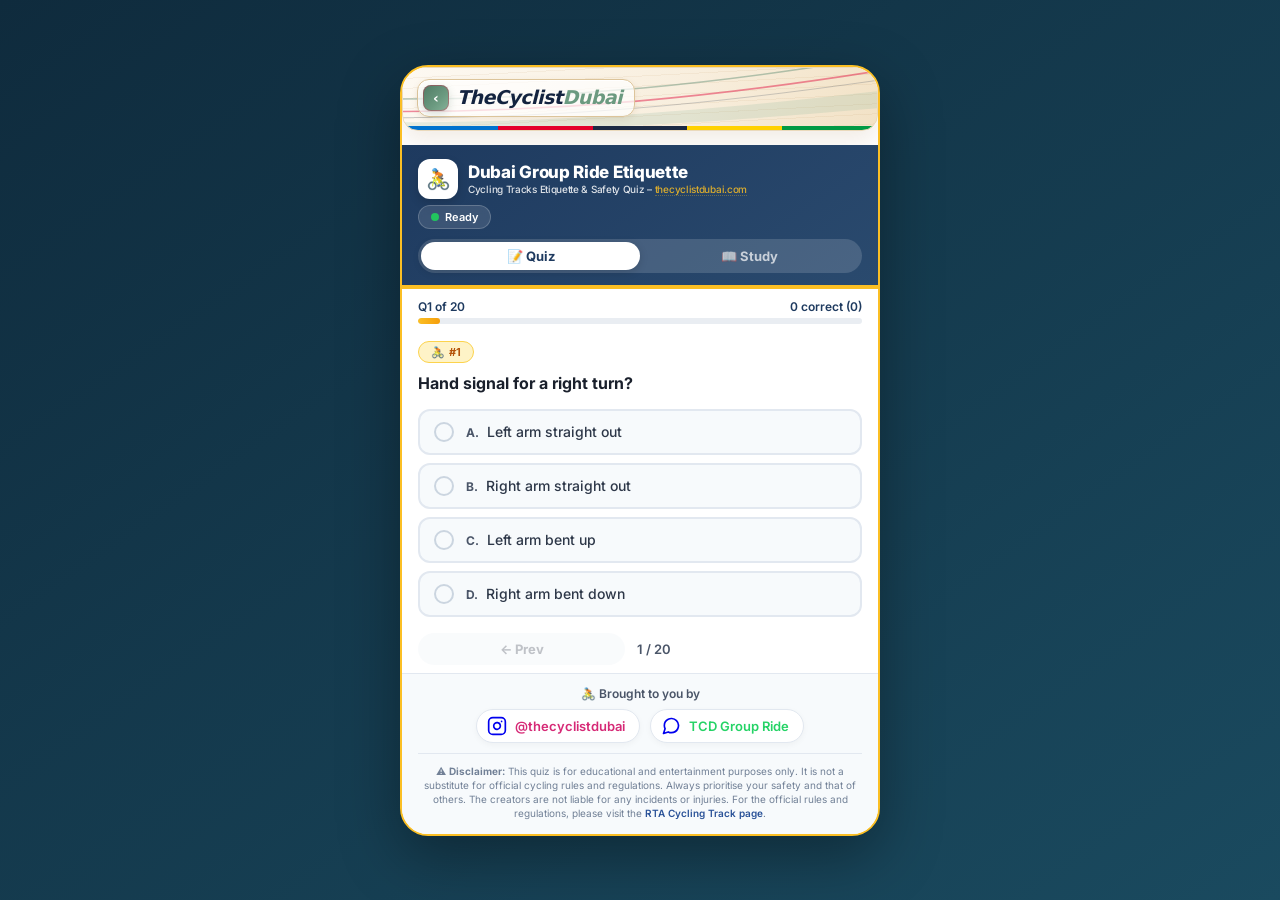
<file: quiz.html>
<!DOCTYPE html>
<html lang="en">
<head>
    <meta charset="UTF-8" />
    <meta name="viewport" content="width=device-width, initial-scale=1.0, maximum-scale=1.0, user-scalable=yes" />
    <title>Dubai Group Ride Etiquette – Quiz</title>
    <link rel="preconnect" href="https://fonts.googleapis.com" />
    <link rel="preconnect" href="https://fonts.gstatic.com" crossorigin />
    <link href="https://fonts.googleapis.com/css2?family=Inter:opsz,wght@14..32,500;14..32,600;14..32,700;14..32,800&display=swap" rel="stylesheet" />
    <style>
        /* ── Reset & Base ── */
        * {
            margin: 0;
            padding: 0;
            box-sizing: border-box;
        }

        body {
            font-family: 'Inter', sans-serif;
            background: linear-gradient(145deg, #0f2b3d 0%, #1a4a5f 100%);
            min-height: 100vh;
            display: flex;
            justify-content: center;
            align-items: center;
            padding: 12px;
            margin: 0;
        }

        .quiz-wrapper {
            width: 100%;
            max-width: 480px;
            background: #ffffff;
            border-radius: 28px;
            box-shadow: 0 20px 60px rgba(0, 0, 0, 0.35);
            overflow: hidden;
            transition: all 0.2s;
            border: 2px solid #fbbf24;
            display: flex;
            flex-direction: column;
        }

        .quiz-header {
            background: linear-gradient(145deg, #1e3a5f 0%, #2a4a6e 100%);
            padding: 14px 16px 12px;
            display: flex;
            flex-direction: column;
            gap: 6px;
            border-bottom: 4px solid #fbbf24;
            flex-shrink: 0;
        }

        .header-brand {
            display: flex;
            align-items: center;
            gap: 10px;
        }

        .header-brand .logo-icon {
            width: 40px;
            height: 40px;
            background: #ffffff;
            border-radius: 12px;
            display: flex;
            align-items: center;
            justify-content: center;
            font-size: 20px;
            color: #1e3a5f;
            box-shadow: 0 4px 10px rgba(0, 0, 0, 0.15);
        }

        .header-brand h1 {
            font-size: 17px;
            font-weight: 800;
            color: #ffffff;
            letter-spacing: -0.3px;
            line-height: 1.2;
        }

        .header-brand h1 span {
            font-weight: 500;
            font-size: 10px;
            opacity: 0.85;
            display: block;
            margin-top: 1px;
        }

        .header-brand h1 span a {
            color: #fbbf24;
            text-decoration: none;
            border-bottom: 1px dotted rgba(251, 191, 36, 0.4);
        }

        .header-brand h1 span a:hover {
            color: #ffffff;
            border-bottom-color: #ffffff;
        }

        .header-badge {
            background: rgba(255, 255, 255, 0.12);
            backdrop-filter: blur(4px);
            padding: 4px 12px;
            border-radius: 40px;
            border: 1px solid rgba(255, 255, 255, 0.2);
            color: #ffffff;
            font-size: 11px;
            font-weight: 600;
            display: flex;
            align-items: center;
            gap: 6px;
            align-self: flex-start;
        }

        .header-badge .dot {
            width: 8px;
            height: 8px;
            background: #22c55e;
            border-radius: 50%;
            display: inline-block;
            animation: pulse-dot 1.8s ease-in-out infinite;
        }

        @keyframes pulse-dot {
            0%, 100% { opacity: 1; transform: scale(1); }
            50% { opacity: 0.5; transform: scale(0.85); }
        }

        .nav-tabs {
            display: flex;
            background: rgba(255,255,255,0.15);
            border-radius: 40px;
            padding: 3px;
            margin-top: 4px;
            flex-shrink: 0;
        }

        .nav-tab {
            flex: 1;
            padding: 6px 10px;
            border: none;
            border-radius: 30px;
            font-family: 'Inter', sans-serif;
            font-weight: 700;
            font-size: 13px;
            cursor: pointer;
            transition: all 0.2s;
            background: transparent;
            color: rgba(255,255,255,0.7);
            text-align: center;
        }

        .nav-tab.active {
            background: #ffffff;
            color: #1e3a5f;
            box-shadow: 0 2px 8px rgba(0,0,0,0.15);
        }

        .nav-tab:hover:not(.active) {
            background: rgba(255,255,255,0.2);
            color: #ffffff;
        }

        .progress-section {
            padding: 10px 16px 0;
            background: #ffffff;
            flex-shrink: 0;
        }

        .progress-meta {
            display: flex;
            justify-content: space-between;
            font-size: 12px;
            font-weight: 600;
            color: #1e3a5f;
            margin-bottom: 4px;
        }

        .progress-track {
            width: 100%;
            height: 6px;
            background: #e9edf2;
            border-radius: 12px;
            overflow: hidden;
        }

        .progress-track .progress-fill {
            height: 100%;
            width: 0%;
            background: linear-gradient(90deg, #fbbf24, #f59e0b);
            border-radius: 12px;
            transition: width 0.5s ease;
        }

        .quiz-body {
            padding: 16px 16px 8px;
            flex: 1;
        }

        .question-card {
            animation: fadeSlide 0.4s ease;
        }

        @keyframes fadeSlide {
            0% { opacity: 0; transform: translateY(10px); }
            100% { opacity: 1; transform: translateY(0); }
        }

        .question-number {
            display: inline-block;
            background: #fef3c7;
            color: #b45309;
            font-weight: 700;
            font-size: 11px;
            padding: 3px 12px;
            border-radius: 40px;
            letter-spacing: 0.3px;
            margin-bottom: 8px;
            border: 1px solid #fcd34d;
        }

        .question-text {
            font-size: 16px;
            font-weight: 700;
            color: #1a202c;
            line-height: 1.5;
            margin-bottom: 14px;
        }

        .options-list {
            display: flex;
            flex-direction: column;
            gap: 8px;
        }

        .option-item {
            display: flex;
            align-items: center;
            gap: 12px;
            padding: 11px 14px;
            border: 2px solid #e2e8f0;
            border-radius: 12px;
            background: #f7fafc;
            cursor: pointer;
            transition: all 0.15s;
            touch-action: manipulation;
        }

        .option-item:hover {
            border-color: #b0c4de;
            background: #edf2f7;
        }

        .option-item.selected {
            border-color: #2a5298;
            background: #ebf4ff;
            box-shadow: 0 2px 8px rgba(42, 82, 152, 0.15);
        }

        .option-item.correct {
            border-color: #38a169;
            background: #f0fff4;
        }

        .option-item.wrong {
            border-color: #e53e3e;
            background: #fff5f5;
        }

        .option-item.disabled {
            pointer-events: none;
            opacity: 0.8;
        }

        .option-item .radio {
            width: 20px;
            height: 20px;
            border-radius: 50%;
            border: 2px solid #cbd5e0;
            flex-shrink: 0;
            display: flex;
            align-items: center;
            justify-content: center;
            transition: 0.15s;
        }

        .option-item.selected .radio {
            border-color: #2a5298;
            background: #2a5298;
        }
        .option-item.selected .radio::after {
            content: '';
            width: 8px;
            height: 8px;
            background: #ffffff;
            border-radius: 50%;
        }
        .option-item.correct .radio {
            border-color: #38a169;
            background: #38a169;
        }
        .option-item.correct .radio::after {
            content: '✓';
            color: #fff;
            font-size: 13px;
            line-height: 1;
            font-weight: 700;
        }
        .option-item.wrong .radio {
            border-color: #e53e3e;
            background: #e53e3e;
        }
        .option-item.wrong .radio::after {
            content: '✕';
            color: #fff;
            font-size: 13px;
            line-height: 1;
            font-weight: 700;
        }

        .option-item .option-label {
            font-size: 14px;
            font-weight: 500;
            color: #2d3748;
            flex: 1;
        }

        .option-item .option-letter {
            font-weight: 700;
            color: #4a5568;
            font-size: 12px;
            margin-right: 4px;
        }

        .feedback-box {
            margin-top: 14px;
            padding: 10px 14px;
            border-radius: 10px;
            font-size: 14px;
            font-weight: 600;
            display: none;
            animation: fadeSlide 0.3s ease;
        }

        .feedback-box.show {
            display: block;
        }

        .feedback-box.correct {
            background: #f0fff4;
            color: #276749;
            border-left: 4px solid #38a169;
        }

        .feedback-box.wrong {
            background: #fff5f5;
            color: #9b2c2c;
            border-left: 4px solid #e53e3e;
        }

        .nav-actions {
            display: flex;
            flex-wrap: wrap;
            justify-content: space-between;
            align-items: center;
            margin-top: 16px;
            gap: 8px;
        }

        .btn {
            font-family: 'Inter', sans-serif;
            font-weight: 700;
            font-size: 13px;
            padding: 8px 14px;
            border: none;
            border-radius: 50px;
            cursor: pointer;
            transition: all 0.2s;
            display: inline-flex;
            align-items: center;
            justify-content: center;
            gap: 6px;
            touch-action: manipulation;
            flex: 1;
            min-width: 60px;
        }

        .btn-primary {
            background: #2a5298;
            color: #ffffff;
            box-shadow: 0 4px 10px rgba(42, 82, 152, 0.3);
        }
        .btn-primary:hover:not(:disabled) {
            background: #1e3c72;
            transform: translateY(-2px);
            box-shadow: 0 6px 16px rgba(42, 82, 152, 0.4);
        }
        .btn-primary:disabled {
            opacity: 0.4;
            cursor: not-allowed;
            transform: none;
            box-shadow: none;
        }

        .btn-secondary {
            background: #edf2f7;
            color: #2d3748;
        }
        .btn-secondary:hover:not(:disabled) {
            background: #e2e8f0;
        }
        .btn-secondary:disabled {
            opacity: 0.3;
            cursor: not-allowed;
        }

        .btn-success {
            background: #38a169;
            color: #ffffff;
            box-shadow: 0 4px 10px rgba(56, 161, 105, 0.3);
        }
        .btn-success:hover {
            background: #2f855a;
            transform: translateY(-2px);
            box-shadow: 0 6px 16px rgba(56, 161, 105, 0.4);
        }

        .btn-outline {
            background: transparent;
            color: #2a5298;
            border: 2px solid #cbd5e0;
        }
        .btn-outline:hover {
            background: #f7fafc;
            border-color: #a0aec0;
        }

        .btn-whatsapp {
            background: #25D366;
            color: #ffffff;
            box-shadow: 0 4px 10px rgba(37, 211, 102, 0.3);
        }
        .btn-whatsapp:hover {
            background: #1da851;
            transform: translateY(-2px);
            box-shadow: 0 6px 16px rgba(37, 211, 102, 0.4);
        }

        .counter-text {
            font-size: 13px;
            font-weight: 600;
            color: #4a5568;
            padding: 0 4px;
        }

        .results-container {
            text-align: center;
            padding: 8px 0 4px;
            animation: fadeSlide 0.5s ease;
        }

        .results-container .score-circle {
            width: 110px;
            height: 110px;
            border-radius: 50%;
            background: linear-gradient(145deg, #f7fafc, #edf2f7);
            display: flex;
            flex-direction: column;
            align-items: center;
            justify-content: center;
            margin: 10px auto 16px;
            box-shadow: 0 8px 30px rgba(0, 0, 0, 0.08);
            border: 4px solid #fbbf24;
        }

        .results-container .score-circle .score-number {
            font-size: 34px;
            font-weight: 800;
            color: #1a202c;
            line-height: 1;
        }

        .results-container .score-circle .score-label {
            font-size: 12px;
            font-weight: 600;
            color: #4a5568;
            margin-top: 2px;
        }

        .results-container .result-title {
            font-size: 22px;
            font-weight: 800;
            color: #1a202c;
            margin-bottom: 4px;
        }

        .results-container .result-sub {
            font-size: 14px;
            color: #4a5568;
            max-width: 340px;
            margin: 0 auto 10px;
        }

        .results-container .result-detail {
            display: flex;
            justify-content: center;
            gap: 24px;
            margin: 12px 0 20px;
            flex-wrap: wrap;
        }

        .results-container .result-detail .stat {
            text-align: center;
        }

        .results-container .result-detail .stat .num {
            font-size: 24px;
            font-weight: 800;
            color: #1a202c;
        }

        .results-container .result-detail .stat .label {
            font-size: 11px;
            font-weight: 600;
            color: #4a5568;
        }

        .results-container .result-detail .stat.pass .num {
            color: #38a169;
        }
        .results-container .result-detail .stat.fail .num {
            color: #e53e3e;
        }

        .results-actions {
            display: flex;
            gap: 10px;
            flex-wrap: wrap;
            justify-content: center;
            margin-top: 6px;
        }

        .results-actions .btn {
            flex: 1 1 auto;
            min-width: 90px;
        }

        .cert-badge {
            display: inline-flex;
            align-items: center;
            gap: 6px;
            background: #fef3c7;
            padding: 6px 16px;
            border-radius: 40px;
            font-weight: 700;
            font-size: 13px;
            color: #92400e;
            margin-bottom: 10px;
            border: 2px solid #fcd34d;
        }

        .quiz-footer {
            padding: 12px 16px 14px;
            text-align: center;
            border-top: 1px solid #e2e8f0;
            background: #f7fafc;
            flex-shrink: 0;
        }

        .footer-social {
            display: flex;
            flex-direction: column;
            align-items: center;
            gap: 8px;
        }

        .footer-social .label {
            font-size: 12px;
            font-weight: 600;
            color: #4a5568;
        }

        .social-links {
            display: flex;
            flex-wrap: wrap;
            justify-content: center;
            gap: 10px;
        }

        .social-links a {
            display: flex;
            align-items: center;
            gap: 8px;
            padding: 6px 14px 6px 10px;
            border-radius: 40px;
            background: #ffffff;
            border: 1px solid #e2e8f0;
            text-decoration: none;
            font-weight: 600;
            font-size: 13px;
            transition: all 0.2s;
            box-shadow: 0 2px 6px rgba(0, 0, 0, 0.04);
        }

        .social-links a:hover {
            transform: translateY(-2px);
            box-shadow: 0 4px 12px rgba(0, 0, 0, 0.08);
        }

        .social-links a svg {
            width: 20px;
            height: 20px;
            flex-shrink: 0;
        }

        .social-links a.instagram span {
            color: #d62976;
        }

        .social-links a.whatsapp span {
            color: #25D366;
        }

        .disclaimer {
            margin-top: 10px;
            font-size: 10px;
            color: #718096;
            line-height: 1.4;
            border-top: 1px solid #e2e8f0;
            padding-top: 10px;
        }

        .disclaimer a {
            color: #2a5298;
            font-weight: 600;
            text-decoration: none;
        }

        .disclaimer a:hover {
            text-decoration: underline;
        }

        @keyframes shake {
            0%, 100% { transform: translateX(0); }
            20% { transform: translateX(-6px); }
            40% { transform: translateX(6px); }
            60% { transform: translateX(-4px); }
            80% { transform: translateX(4px); }
        }

        .shake {
            animation: shake 0.4s ease;
        }

        .signal-box {
            display: flex;
            flex-wrap: wrap;
            gap: 8px;
            margin-top: 6px;
            padding: 8px 12px;
            background: #f0f7ff;
            border-radius: 10px;
            border-left: 4px solid #2a5298;
        }

        .signal-item {
            display: flex;
            align-items: center;
            gap: 4px;
            font-size: 13px;
            font-weight: 600;
            color: #1e3a5f;
        }

        .signal-item .icon {
            font-size: 18px;
        }

        .signal-item .label {
            font-weight: 400;
            color: #4a5568;
        }

        .signal-na {
            color: #a0aec0;
            font-style: italic;
            font-weight: 400;
        }

        .study-container {
            padding: 4px 0;
        }

        .study-item {
            background: #f7fafc;
            border-radius: 10px;
            padding: 10px 14px;
            margin-bottom: 10px;
            border-left: 4px solid #2a5298;
        }

        .study-item .q {
            font-weight: 700;
            font-size: 14px;
            color: #1a202c;
        }

        .study-item .a {
            font-size: 13px;
            color: #2d3748;
            margin-top: 3px;
        }

        .study-item .a strong {
            color: #38a169;
        }

        .study-item .explanation {
            font-size: 12px;
            color: #6b7280;
            margin-top: 4px;
            background: #edf2f7;
            padding: 4px 8px;
            border-radius: 6px;
        }

        .study-item .signals {
            margin-top: 4px;
            display: flex;
            flex-wrap: wrap;
            gap: 6px;
        }

        .study-item .signals .tag {
            background: #e0e7ff;
            padding: 2px 8px;
            border-radius: 20px;
            font-size: 11px;
            font-weight: 600;
            color: #2a5298;
        }

        .study-item .signals .tag.verbal {
            background: #fef3c7;
            color: #b45309;
        }

        @media (max-width: 480px) {
            .quiz-wrapper {
                border-radius: 20px;
                max-width: 100%;
            }
            .quiz-header {
                padding: 12px 14px 10px;
            }
            .header-brand h1 {
                font-size: 16px;
            }
            .header-brand .logo-icon {
                width: 36px;
                height: 36px;
                font-size: 18px;
            }
            .quiz-body {
                padding: 12px 14px 6px;
            }
            .question-text {
                font-size: 15px;
            }
            .option-item {
                padding: 10px 12px;
                gap: 10px;
            }
            .option-item .option-label {
                font-size: 13px;
            }
            .btn {
                font-size: 12px;
                padding: 8px 12px;
                min-width: 55px;
            }
            .nav-actions {
                gap: 6px;
            }
            .counter-text {
                font-size: 12px;
            }
            .signal-box {
                flex-direction: column;
                gap: 4px;
            }
            .results-actions .btn {
                min-width: 70px;
            }
            .nav-tab {
                font-size: 12px;
                padding: 5px 8px;
            }
            .social-links a {
                font-size: 12px;
                padding: 5px 12px 5px 8px;
            }
            .social-links a svg {
                width: 18px;
                height: 18px;
            }
            .footer-social .label {
                font-size: 11px;
            }
        }

        @media (max-width: 380px) {
            .header-brand h1 {
                font-size: 14px;
            }
            .question-text {
                font-size: 14px;
            }
            .option-item .option-label {
                font-size: 12px;
            }
            .social-links {
                flex-direction: column;
                align-items: center;
            }
            .social-links a {
                width: 100%;
                justify-content: center;
            }
        }
    </style>
<link rel="stylesheet" href="home-btn.css">
<style>
.tcd-bar{display:flex;align-items:center;gap:12px;height:64px;padding:8px 10px 10px 16px;margin:0 0 14px;border-radius:16px;border:1px solid #ead9bb;box-shadow:0 10px 26px #8a5a1f1f;background:linear-gradient(90deg,#0072ce 0 20%,#e4002b 20% 40%,#1b2a44 40% 60%,#ffd100 60% 80%,#009a44 80%) left bottom/100% 4px no-repeat,
  url("data:image/svg+xml,%3Csvg xmlns='http://www.w3.org/2000/svg' viewBox='0 0 600 80' preserveAspectRatio='none'%3E%3Cpath d='M0 80 L0 70 C180 70 360 58 600 30 L600 52 C380 72 200 80 120 80 Z' fill='%2386b39a' fill-opacity='.2'/%3E%3Cpath d='M0 64 C200 64 380 48 600 16' fill='none' stroke='%2313233f' stroke-opacity='.22' stroke-width='1.2'/%3E%3Cpath d='M0 56 C200 56 390 38 600 4' fill='none' stroke='%23e11d48' stroke-opacity='.5' stroke-width='2'/%3E%3Cpath d='M0 40 C210 40 400 20 600 -14' fill='none' stroke='%235b8a72' stroke-opacity='.45' stroke-width='2'/%3E%3C/svg%3E") center/100% 100% no-repeat,
  repeating-linear-gradient(177deg,#a8702d12 0 1px,transparent 1px 10px),linear-gradient(110deg,#fdf9f2 0%,#f8eedd 60%,#f2e2c6 100%)}
.tcd-bar .tb-brand{font:800 italic 19px Sora,system-ui,sans-serif;letter-spacing:-.5px;color:#13233f;text-decoration:none}
.tcd-bar .tb-brand span{color:#6b9a80}

</style>
</head>
<body>
    <div class="quiz-wrapper" id="app">
        <header class="tcd-bar"><a class="tcd-logo" href="./" title="Back to the TheCyclistDubai homepage" aria-label="Back to the TheCyclistDubai homepage"><i>‹</i><b>TheCyclist<span>Dubai</span></b><em>Homepage</em></a></header>
        <header class="quiz-header">
            <div class="header-brand">
                <div class="logo-icon">🚴</div>
                <h1>
                    Dubai Group Ride Etiquette
                    <span>Cycling Tracks Etiquette &amp; Safety Quiz – <a href="https://thecyclistdubai.com" target="_blank">thecyclistdubai.com</a></span>
                </h1>
            </div>
            <div class="header-badge">
                <span class="dot"></span>
                <span id="statusBadge">Ready</span>
            </div>
            <div class="nav-tabs" id="navTabs">
                <button class="nav-tab active" data-view="quiz">📝 Quiz</button>
                <button class="nav-tab" data-view="study">📖 Study</button>
            </div>
        </header>

        <div class="progress-section" id="progressSection">
            <div class="progress-meta">
                <span id="questionCounter">Q1 of 20</span>
                <span id="scoreDisplay">0 correct</span>
            </div>
            <div class="progress-track">
                <div class="progress-fill" id="progressFill" style="width:0%;"></div>
            </div>
        </div>

        <div class="quiz-body" id="quizBody">
            <div id="renderTarget"></div>
        </div>

        <div class="quiz-footer">
            <div class="footer-social">
                <span class="label">🚴 Brought to you by</span>
                <div class="social-links">
                    <a href="https://www.instagram.com/thecyclistdubai/?hl=en" target="_blank" class="instagram">
                        <svg xmlns="http://www.w3.org/2000/svg" viewBox="0 0 24 24" fill="none" stroke="currentColor" stroke-width="2" stroke-linecap="round" stroke-linejoin="round">
                            <rect x="2" y="2" width="20" height="20" rx="5" ry="5"></rect>
                            <path d="M16 11.37A4 4 0 1 1 12.63 8 4 4 0 0 1 16 11.37z"></path>
                            <line x1="17.5" y1="6.5" x2="17.51" y2="6.5"></line>
                        </svg>
                        <span>@thecyclistdubai</span>
                    </a>
                    <a href="https://chat.whatsapp.com/HJNHNBjf88KEudF1uojZIo?mode=gi_t" target="_blank" class="whatsapp">
                        <svg xmlns="http://www.w3.org/2000/svg" viewBox="0 0 24 24" fill="none" stroke="currentColor" stroke-width="2" stroke-linecap="round" stroke-linejoin="round">
                            <path d="M21 11.5a8.38 8.38 0 0 1-.9 3.8 8.5 8.5 0 0 1-7.6 4.7 8.38 8.38 0 0 1-3.8-.9L3 21l1.9-5.7a8.38 8.38 0 0 1-.9-3.8 8.5 8.5 0 0 1 4.7-7.6 8.38 8.38 0 0 1 3.8-.9h.5a8.48 8.48 0 0 1 8 8v.5z"></path>
                        </svg>
                        <span>TCD Group Ride</span>
                    </a>
                </div>
            </div>
            <div class="disclaimer">
                ⚠️ <strong>Disclaimer:</strong> This quiz is for educational and entertainment purposes only. It is not a substitute for official cycling rules and regulations. 
                Always prioritise your safety and that of others. The creators are not liable for any incidents or injuries. 
                For the official rules and regulations, please visit the <a href="https://www.rta.ae/wps/portal/rta/ae/home/about-rta/cycling-track" target="_blank">RTA Cycling Track page</a>.
            </div>
        </div>
    </div>

    <script>
        (function() {
            'use strict';

            // ─── 20 QUESTIONS – concise & clear ────────────────────────
            const QUESTIONS = [{
                id: 1,
                text: 'Hand signal for a right turn?',
                options: [
                    'Left arm straight out',
                    'Right arm straight out',
                    'Left arm bent up',
                    'Right arm bent down'
                ],
                correct: 1,
                explanation: 'Extend right arm straight out for a right turn. Left arm out signals left turn.',
                visual: 'Right arm straight out',
                verbal: 'Right turn'
            }, {
                id: 2,
                text: 'Best formation on narrow bridges, underpasses, or construction zones?',
                options: [
                    'Single file',
                    'Two abreast',
                    'Staggered',
                    'Ride in the middle'
                ],
                correct: 0,
                explanation: 'Single file is safest in narrow or obstructed areas, allowing others to pass safely.',
                visual: null,
                verbal: null
            }, {
                id: 3,
                text: 'What does a raised hand straight up signal?',
                options: [
                    'Turn left',
                    'Speed up',
                    'Stop',
                    'Hazard ahead'
                ],
                correct: 2,
                explanation: 'Raise your hand straight up to signal the group needs to stop.',
                visual: 'Raised hand straight up',
                verbal: 'Stop'
            }, {
                id: 4,
                text: 'Signal for finishing a pull at the front and rotating back?',
                options: [
                    'Say "Rider change" + circular motion pointing down',
                    'Say "Rider up" + pat hip',
                    'Say "Rider off" + wave sideways',
                    'Say "Clear" + raise hand up'
                ],
                correct: 0,
                explanation: 'Call "Rider change" and make a circular motion with one hand pointing downward to signal rotation to the back.',
                visual: 'Circular motion with finger pointing down',
                verbal: '"Rider change"'
            }, {
                id: 5,
                text: 'Signal when passing another group or rider?',
                options: [
                    'Say "Rider change" and point down',
                    'Say "Passing left" and point left',
                    'Say "Car back" and wave arm',
                    'Say "Stop" and raise hand'
                ],
                correct: 1,
                explanation: 'Call "Passing left" (or "On your left") and clearly point left to alert riders ahead.',
                visual: 'Point to the left',
                verbal: '"Passing left"'
            }, {
                id: 6,
                text: 'How to signal slowing down?',
                options: [
                    'Raise hand straight up',
                    'Pat air with palm down',
                    'Point arm down at ground',
                    'Wave arm in circle'
                ],
                correct: 1,
                explanation: 'Pat the air with an outstretched arm, palm down, to signal slowing.',
                visual: 'Pat air with palm down',
                verbal: 'Slowing'
            }, {
                id: 7,
                text: 'What does pointing down at the road mean?',
                options: [
                    'Turn left',
                    'Stop',
                    'Hazard ahead (pothole, debris)',
                    'Speed up'
                ],
                correct: 2,
                explanation: 'Pointing down warns riders behind of a hazard like potholes or debris.',
                visual: 'Point down at road',
                verbal: '"Hole" or "Hazard"'
            }, {
                id: 8,
                text: 'Safe following distance between wheels?',
                options: [
                    '10-20 cm (4-8 inches)',
                    '30-60 cm (1-2 feet)',
                    '100-150 cm (3-5 feet)',
                    'As close as possible'
                ],
                correct: 1,
                explanation: 'Keep 30-60 cm (1-2 feet) between wheels for safe braking and drafting.',
                visual: null,
                verbal: null
            }, {
                id: 9,
                text: 'Recommended group size on Al Qudra Cycling Track?',
                options: [
                    '4–6 riders',
                    '8–12 riders',
                    '12–16 riders',
                    '20+ riders'
                ],
                correct: 1,
                explanation: 'Groups of 8–12 are manageable, safe, and allow good communication.',
                visual: null,
                verbal: null
            }, {
                id: 10,
                text: 'Are TT or triathlon bikes suitable for group rides?',
                options: [
                    'Yes, faster and more aero',
                    'No, only road bikes recommended',
                    'Only if ridden carefully at the back',
                    'Yes, with proper handling'
                ],
                correct: 1,
                explanation: 'TT and triathlon bikes have poor handling in tight groups; road bikes are safer.',
                visual: null,
                verbal: null
            }, {
                id: 11,
                text: 'Call when a faster group is approaching from behind?',
                options: [
                    '"Passing from behind"',
                    '"Car back"',
                    '"On your left"',
                    '"Clear"'
                ],
                correct: 0,
                explanation: '"Passing from behind" alerts riders ahead of an approaching faster group.',
                visual: null,
                verbal: '"Passing from behind"'
            }, {
                id: 12,
                text: 'Essential lights for early morning or late evening rides?',
                options: [
                    'Front light only',
                    'Rear light only',
                    'Front and rear lights',
                    'Reflective vest only'
                ],
                correct: 2,
                explanation: 'Both front (white) and rear (red) lights are mandatory for visibility.',
                visual: null,
                verbal: null
            }, {
                id: 13,
                text: 'Essential items in your saddle bag?',
                options: [
                    'Spare tube, pump, tire levers, multitool',
                    'Only a spare tube',
                    'Only a pump',
                    'First aid kit only'
                ],
                correct: 0,
                explanation: 'Spare tube, mini pump, tire levers, and multitool fix common roadside issues.',
                visual: null,
                verbal: null
            }, {
                id: 14,
                text: 'Is wearing a helmet mandatory on Dubai cycling tracks?',
                options: [
                    'Yes, by law',
                    'No, only recommended',
                    'Only for children under 12',
                    'Only on weekends'
                ],
                correct: 0,
                explanation: 'Dubai law mandates helmets. RTA rules state riders "must wear a protective helmet".',
                visual: null,
                verbal: null
            }, {
                id: 15,
                text: 'Minimum age to ride independently on Mushrif Park MTB trails?',
                options: [
                    'Under 8 years',
                    'Under 10 years',
                    '12 years or older',
                    '16 years or older'
                ],
                correct: 2,
                explanation: 'Children aged 12+ can ride independently. Younger riders need adult supervision.',
                visual: null,
                verbal: null
            }, {
                id: 16,
                text: 'Minimum tire spec for Mushrif Park MTB trails?',
                options: [
                    'Slick road tires (23-25mm)',
                    '40mm gravel tires or wider',
                    'Narrow tires only',
                    'Any tire type is fine'
                ],
                correct: 1,
                explanation: '40mm gravel tires or wider provide necessary grip on the compact dirt surface.',
                visual: null,
                verbal: null
            }, {
                id: 17,
                text: 'Can you take selfies or use your phone while riding?',
                options: [
                    'Yes, if riding slowly on the left',
                    'Yes, with a selfie stick',
                    'No, stop and move off the track if you are taking photos',
                    'Yes, during rest breaks on the track'
                ],
                correct: 2,
                explanation: 'Using your phone while riding is dangerous. Stop completely and move off the track.',
                visual: null,
                verbal: null
            }, {
                id: 18,
                text: 'Correct riding position on Dubai cycling tracks?',
                options: [
                    'Ride in the middle for visibility',
                    'Ride on the left side',
                    'Always ride on the right side',
                    'Ride wherever feels comfortable'
                ],
                correct: 2,
                explanation: 'Always keep to the right, whether solo or in a group, leaving the left clear for faster riders.',
                visual: null,
                verbal: null
            }, {
                id: 19,
                text: 'Correct procedure when a group overtakes another group or rider?',
                options: [
                    'Overtake immediately and move left',
                    'Check for clear path, call "Passing", stay left until whole group has passed',
                    'Overtake one by one without regrouping',
                    'Only the front rider needs to check'
                ],
                correct: 1,
                explanation: 'Wait for clear oncoming traffic, call "Passing", and stay right until the entire group has safely passed.',
                visual: null,
                verbal: null
            }, {
                id: 20,
                text: 'Where can you find the official Dubai cycling rules and regulations?',
                options: [
                    'RTA website – this quiz is only for group ride etiquette',
                    'Dubai Municipality website',
                    'UAE Cycling Federation',
                    'This quiz contains all official rules'
                ],
                correct: 0,
                explanation: 'Official Dubai cycling rules are on the RTA website. This quiz covers group ride etiquette to help riders stay safe, not official regulations.',
                visual: null,
                verbal: null
            }];

            // ─── STATE ──────────────────────────────────────────────────
            const state = {
                currentIndex: 0,
                answers: new Array(QUESTIONS.length).fill(null),
                showFeedback: false,
                examCompleted: false,
                answered: new Array(QUESTIONS.length).fill(false),
                currentView: 'quiz',
            };

            // ─── DOM REFS ──────────────────────────────────────────────
            const renderTarget = document.getElementById('renderTarget');
            const progressFill = document.getElementById('progressFill');
            const questionCounter = document.getElementById('questionCounter');
            const scoreDisplay = document.getElementById('scoreDisplay');
            const statusBadge = document.getElementById('statusBadge');
            const progressSection = document.getElementById('progressSection');
            const navTabs = document.getElementById('navTabs');

            // ─── HELPERS ──────────────────────────────────────────────
            function getCorrectCount() {
                let count = 0;
                for (let i = 0; i < QUESTIONS.length; i++) {
                    if (state.answers[i] === QUESTIONS[i].correct) count++;
                }
                return count;
            }

            function getAnsweredCount() {
                return state.answers.filter(a => a !== null).length;
            }

            function isPassing() {
                const total = QUESTIONS.length;
                const correct = getCorrectCount();
                return correct / total >= 0.7;
            }

            // ─── RENDER FUNCTIONS ──────────────────────────────────────
            function render() {
                if (state.currentView === 'study') {
                    renderStudy();
                } else {
                    renderQuiz();
                }
                updateMeta();
                updateNavTabs();
            }

            function renderQuiz() {
                if (state.examCompleted) {
                    renderResults();
                    return;
                }

                const q = QUESTIONS[state.currentIndex];
                const idx = state.currentIndex;
                const selected = state.answers[idx];
                const showFeedback = state.showFeedback;

                let optionsHtml = '';
                const letters = ['A', 'B', 'C', 'D'];
                q.options.forEach((opt, oi) => {
                    let classes = 'option-item';
                    if (selected === oi) classes += ' selected';
                    if (showFeedback) {
                        classes += ' disabled';
                        if (oi === q.correct) classes += ' correct';
                        if (selected === oi && oi !== q.correct) classes += ' wrong';
                    }
                    optionsHtml += `
                        <div class="${classes}" data-optindex="${oi}">
                            <span class="radio"></span>
                            <span class="option-label"><span class="option-letter">${letters[oi]}.</span> ${opt}</span>
                        </div>
                    `;
                });

                let feedbackHtml = '';
                let explanationHtml = '';
                if (showFeedback && selected !== null) {
                    const isCorrect = selected === q.correct;
                    const cls = isCorrect ? 'correct' : 'wrong';
                    const msg = isCorrect ?
                        '✅ Correct!' :
                        `❌ Correct: ${q.options[q.correct]}`;
                    feedbackHtml = `
                        <div class="feedback-box show ${cls}">
                            ${msg}
                        </div>
                    `;
                    explanationHtml = `
                        <div style="margin-top:6px;padding:8px 12px;background:#f0f4f8;border-radius:8px;font-size:13px;color:#2d3748;border-left:3px solid #fbbf24;">
                            <strong>💡</strong> ${q.explanation}
                        </div>
                    `;
                }

                const isFirst = idx === 0;
                const isLast = idx === QUESTIONS.length - 1;
                const allAnswered = getAnsweredCount() === QUESTIONS.length;

                let navHtml = `
                    <div class="nav-actions">
                        <button class="btn btn-secondary" id="prevBtn" ${isFirst ? 'disabled' : ''}>
                            ← Prev
                        </button>
                        <span class="counter-text">${idx+1} / ${QUESTIONS.length}</span>
                        <div style="display:flex;gap:6px;flex-wrap:wrap;flex:1;justify-content:flex-end;">
                `;

                if (!showFeedback && selected !== null) {
                    navHtml += `
                        <button class="btn btn-primary" id="checkBtn">Check</button>
                    `;
                }

                if (showFeedback) {
                    if (!isLast) {
                        navHtml += `
                            <button class="btn btn-primary" id="nextBtn">Next →</button>
                        `;
                    } else {
                        if (allAnswered) {
                            navHtml += `
                                <button class="btn btn-success" id="finishBtn">🏁 Finish</button>
                            `;
                        } else {
                            navHtml += `
                                <button class="btn btn-primary" id="nextBtn" disabled style="opacity:0.5;">Next →</button>
                                <span style="font-size:11px;color:#4a5568;align-self:center;">Answer all</span>
                            `;
                        }
                    }
                }

                navHtml += `
                        </div>
                    </div>
                `;

                renderTarget.innerHTML = `
                    <div class="question-card" id="questionCard">
                        <div class="question-number">🚴 #${idx+1}</div>
                        <div class="question-text">${q.text}</div>
                        <div class="options-list" id="optionsContainer">
                            ${optionsHtml}
                        </div>
                        ${feedbackHtml}
                        ${explanationHtml}
                        ${navHtml}
                    </div>
                `;

                // ─── EVENT BINDING ──────────────────────────────────────

                const optItems = renderTarget.querySelectorAll('.option-item');
                optItems.forEach(el => {
                    el.addEventListener('click', function(e) {
                        if (state.showFeedback) return;
                        const oi = parseInt(this.dataset.optindex, 10);
                        state.answers[state.currentIndex] = oi;
                        state.answered[state.currentIndex] = true;
                        render();
                    });
                });

                const checkBtn = document.getElementById('checkBtn');
                if (checkBtn) {
                    checkBtn.addEventListener('click', function() {
                        if (state.answers[state.currentIndex] !== null) {
                            state.showFeedback = true;
                            render();
                            const card = document.getElementById('questionCard');
                            const isCorrect = state.answers[state.currentIndex] === QUESTIONS[state.currentIndex]
                                .correct;
                            if (!isCorrect) {
                                card.classList.add('shake');
                                setTimeout(() => card.classList.remove('shake'), 500);
                            }
                        }
                    });
                }

                const nextBtn = document.getElementById('nextBtn');
                if (nextBtn) {
                    nextBtn.addEventListener('click', function() {
                        if (state.currentIndex < QUESTIONS.length - 1) {
                            state.currentIndex++;
                            state.showFeedback = false;
                            render();
                        }
                    });
                }

                const prevBtn = document.getElementById('prevBtn');
                if (prevBtn) {
                    prevBtn.addEventListener('click', function() {
                        if (state.currentIndex > 0) {
                            state.currentIndex--;
                            state.showFeedback = false;
                            render();
                        }
                    });
                }

                const finishBtn = document.getElementById('finishBtn');
                if (finishBtn) {
                    finishBtn.addEventListener('click', function() {
                        if (getAnsweredCount() === QUESTIONS.length) {
                            state.examCompleted = true;
                            render();
                        } else {
                            alert('Please answer all questions first.');
                        }
                    });
                }

                progressSection.style.display = 'block';
                updateMeta();
            }

            function renderResults() {
                const total = QUESTIONS.length;
                const correct = getCorrectCount();
                const wrong = total - correct;
                const passed = isPassing();
                const pct = Math.round((correct / total) * 100);

                let detailHtml = `
                    <div class="result-detail">
                        <div class="stat pass">
                            <div class="num">${correct}</div>
                            <div class="label">Correct</div>
                        </div>
                        <div class="stat fail">
                            <div class="num">${wrong}</div>
                            <div class="label">Incorrect</div>
                        </div>
                        <div class="stat">
                            <div class="num">${pct}%</div>
                            <div class="label">Score</div>
                        </div>
                    </div>
                `;

                const certHtml = passed ? `
                    <div class="cert-badge">🏆 Group Ride Etiquette Certified</div>
                ` : '';

                const title = passed ? '🎉 Excellent!' : '📚 Keep Learning';
                const sub = passed ?
                    'You know your group ride etiquette. Ride safe!' :
                    'Review the guide and aim for 70% to pass.';

                renderTarget.innerHTML = `
                    <div class="results-container">
                        ${certHtml}
                        <div class="score-circle">
                            <div class="score-number">${pct}%</div>
                            <div class="score-label">Score</div>
                        </div>
                        <div class="result-title">${title}</div>
                        <div class="result-sub">${sub}</div>
                        ${detailHtml}
                        <div class="results-actions">
                            <button class="btn btn-primary" id="retryBtn">🔄 Retry</button>
                            <button class="btn btn-outline" id="reviewBtn">📋 Review</button>
                            <button class="btn btn-whatsapp" id="shareWhatsAppBtn">📱 Share</button>
                        </div>
                    </div>
                `;

                statusBadge.textContent = passed ? '✅ Passed' : '❌ Failed';

                document.getElementById('retryBtn').addEventListener('click', resetQuiz);
                document.getElementById('reviewBtn').addEventListener('click', reviewAnswers);

                document.getElementById('shareWhatsAppBtn').addEventListener('click', function() {
                    const total = QUESTIONS.length;
                    const correct = getCorrectCount();
                    const pct = Math.round((correct / total) * 100);
                    const text =
                        `I scored ${correct}/${total} (${pct}%) on the Dubai Group Ride Etiquette Quiz! 🚴 Can you beat me? Take it here: ${window.location.href}`;
                    const url = `https://api.whatsapp.com/send?text=${encodeURIComponent(text)}`;
                    window.open(url, '_blank');
                });

                progressFill.style.width = '100%';
                questionCounter.textContent = 'Completed';
                scoreDisplay.textContent = `${correct} / ${total} correct`;
                progressSection.style.display = 'block';
            }

            // ─── REVIEW ──────────────────────────────────────────────────
            function reviewAnswers() {
                let html = `
                    <div style="padding: 4px 0;">
                        <h3 style="font-size:16px;font-weight:800;color:#1a202c;margin-bottom:12px;">📋 Review &amp; Signals</h3>
                        <div style="display:flex;flex-direction:column;gap:12px;max-height:400px;overflow-y:auto;padding-right:4px;">
                `;
                QUESTIONS.forEach((q, i) => {
                    const selected = state.answers[i];
                    const isCorrect = selected === q.correct;
                    const selText = selected !== null ? q.options[selected] : 'Not answered';
                    const correctText = q.options[q.correct];
                    const statusIcon = selected !== null ? (isCorrect ? '✅' : '❌') : '⬜';
                    const statusColor = selected !== null ? (isCorrect ? '#38a169' : '#e53e3e') : '#a0aec0';

                    let signalHtml = '';
                    if (q.visual || q.verbal) {
                        signalHtml = `
                            <div class="signal-box">
                                ${q.visual ? `<div class="signal-item"><span class="icon">✋</span> <span class="label">Visual:</span> ${q.visual}</div>` : ''}
                                ${q.verbal ? `<div class="signal-item"><span class="icon">🗣️</span> <span class="label">Verbal:</span> ${q.verbal}</div>` : ''}
                            </div>
                        `;
                    } else {
                        signalHtml = `
                            <div class="signal-box">
                                <div class="signal-item signal-na">No specific signal</div>
                            </div>
                        `;
                    }

                    html += `
                        <div style="background:#f7fafc;border-radius:10px;padding:10px 14px;border-left:4px solid ${statusColor};">
                            <div style="display:flex;justify-content:space-between;gap:6px;flex-wrap:wrap;">
                                <span style="font-weight:700;font-size:13px;color:#1a202c;">Q${i+1}: ${q.text}</span>
                                <span style="font-size:11px;font-weight:600;color:${statusColor};">${statusIcon} ${selected !== null ? (isCorrect ? 'Correct' : 'Wrong') : 'Unanswered'}</span>
                            </div>
                            <div style="font-size:13px;color:#4a5568;margin-top:3px;">
                                <span style="font-weight:600;">Your answer:</span> ${selText}
                                ${selected !== null && !isCorrect ? ` <span style="color:#38a169;font-weight:600;">(Correct: ${correctText})</span>` : ''}
                            </div>
                            ${q.explanation ? `<div style="font-size:12px;color:#6b7280;margin-top:4px;background:#edf2f7;padding:4px 8px;border-radius:6px;">💡 ${q.explanation}</div>` : ''}
                            ${signalHtml}
                        </div>
                    `;
                });
                html += `
                        </div>
                        <div style="margin-top:14px;display:flex;gap:8px;flex-wrap:wrap;">
                            <button class="btn btn-primary" id="closeReviewBtn">Close</button>
                            <button class="btn btn-secondary" id="retryFromReviewBtn">🔄 Retry</button>
                        </div>
                    </div>
                `;

                renderTarget.innerHTML = html;

                document.getElementById('closeReviewBtn').addEventListener('click', function() {
                    state.examCompleted = true;
                    render();
                });
                document.getElementById('retryFromReviewBtn').addEventListener('click', resetQuiz);
                progressSection.style.display = 'none';
            }

            // ─── STUDY PAGE ─────────────────────────────────────────────
            function renderStudy() {
                let html = `
                    <div class="study-container">
                        <h3 style="font-size:16px;font-weight:800;color:#1a202c;margin-bottom:10px;">📖 Study Guide – All 20 Questions</h3>
                        <p style="font-size:13px;color:#4a5568;margin-bottom:12px;">Review questions, answers, and signals.</p>
                `;
                QUESTIONS.forEach((q, i) => {
                    const correctText = q.options[q.correct];
                    let signalTags = '';
                    if (q.visual || q.verbal) {
                        let tags = [];
                        if (q.visual) tags.push(`<span class="tag">✋ ${q.visual}</span>`);
                        if (q.verbal) tags.push(`<span class="tag verbal">🗣️ ${q.verbal}</span>`);
                        signalTags = `<div class="signals">${tags.join(' ')}</div>`;
                    } else {
                        signalTags = `<div class="signals"><span class="tag" style="background:#edf2f7;color:#4a5568;">No specific signal</span></div>`;
                    }
                    html += `
                        <div class="study-item">
                            <div class="q">Q${i+1}: ${q.text}</div>
                            <div class="a"><strong>Answer:</strong> ${correctText}</div>
                            ${q.explanation ? `<div class="explanation">💡 ${q.explanation}</div>` : ''}
                            ${signalTags}
                        </div>
                    `;
                });
                html += `
                    </div>
                `;
                renderTarget.innerHTML = html;
                progressSection.style.display = 'none';
                statusBadge.textContent = '📖 Study Mode';
            }

            // ─── NAVIGATION ─────────────────────────────────────────────
            function updateNavTabs() {
                const tabs = navTabs.querySelectorAll('.nav-tab');
                tabs.forEach(tab => {
                    const view = tab.dataset.view;
                    tab.classList.toggle('active', view === state.currentView);
                });
            }

            // ─── RESET ──────────────────────────────────────────────────
            function resetQuiz() {
                state.currentIndex = 0;
                state.answers = new Array(QUESTIONS.length).fill(null);
                state.answered = new Array(QUESTIONS.length).fill(false);
                state.showFeedback = false;
                state.examCompleted = false;
                statusBadge.textContent = 'Ready';
                state.currentView = 'quiz';
                render();
            }

            // ─── UPDATE META ──────────────────────────────────────────
            function updateMeta() {
                if (state.currentView === 'study') return;
                const total = QUESTIONS.length;
                const idx = state.currentIndex;
                const answered = getAnsweredCount();
                const correct = getCorrectCount();

                if (!state.examCompleted) {
                    questionCounter.textContent = `Q${idx+1} of ${total}`;
                    scoreDisplay.textContent = `${correct} correct (${answered})`;
                    progressFill.style.width = `${((idx+1) / total) * 100}%`;
                    if (answered === total) {
                        statusBadge.textContent = '✅ All answered';
                    } else if (answered > 0) {
                        statusBadge.textContent = `📝 ${answered}/${total}`;
                    } else {
                        statusBadge.textContent = 'Ready';
                    }
                }
            }

            // ─── EVENT LISTENERS ──────────────────────────────────────
            navTabs.addEventListener('click', function(e) {
                const tab = e.target.closest('.nav-tab');
                if (!tab) return;
                const view = tab.dataset.view;
                if (view === state.currentView) return;
                state.currentView = view;
                render();
            });

            // ─── INIT ──────────────────────────────────────────────────
            render();

        })();
    </script>
</body>
</html>
</file>
<file: home-btn.css>
/* TheCyclistDubai logo = the way back to the homepage, on every page except the homepage.
   A small sage arrow tile before the logo shows it is a link; on hover the tile nudges left
   and a "Homepage" hint appears. */
.tcd-logo{position:relative;display:inline-flex;align-items:center;gap:8px;text-decoration:none;color:#13233f;
  padding:5px 12px 5px 5px;margin-left:-2px;border-radius:12px;font-family:Sora,system-ui,sans-serif;white-space:nowrap;
  background:#ffffffb8;border:1px solid #dcc49a;box-shadow:0 2px 6px #8a5a1f1a,inset 0 1px 0 #fff;
  transition:background .2s,box-shadow .2s,transform .2s;flex:none}
.tcd-logo i{width:26px;height:26px;border-radius:8px;display:grid;place-items:center;font-style:normal;font-size:14px;font-weight:900;color:#fff;
  background:linear-gradient(135deg,#4f7a64,#6b9a80 60%,#86b39a);box-shadow:inset 0 0 0 1px #e11d4859,0 3px 8px #3f6b5533;transition:transform .2s}
.tcd-logo b{font-weight:800;font-style:italic;font-size:19px;letter-spacing:-.5px;line-height:1}
.tcd-logo b span{color:#6b9a80}
.tcd-logo em{position:absolute;left:100%;top:50%;margin:-9px 0 0 6px;font-style:normal;font-size:10px;font-weight:800;letter-spacing:.6px;text-transform:uppercase;
  color:#3f6b55;background:#fff;border:1px solid #ead9bb;border-radius:6px;padding:1px 6px;opacity:0;transform:translateX(-4px);transition:opacity .2s,transform .2s;pointer-events:none;z-index:5}
.tcd-logo:hover,.tcd-logo:focus-visible{background:#fff;border-color:#c9a873;box-shadow:0 6px 14px #8a5a1f26,inset 0 1px 0 #fff;transform:translateY(-1px)}
.tcd-logo:active{transform:translateY(0);box-shadow:0 1px 3px #8a5a1f26}
.tcd-logo:hover i,.tcd-logo:focus-visible i{transform:translateX(-3px)}
.tcd-logo:hover em,.tcd-logo:focus-visible em{opacity:1;transform:none}
.tcd-logo:focus-visible{outline:2px solid #e11d48;outline-offset:2px}
@media (max-width:600px){.tcd-logo b{font-size:20px}.tcd-logo i{width:28px;height:28px}}
</file>
<file: ride-page.css>
:root{--ink:#13233f;--mut:#5b6b80;--line:#e7dccb;--wood:#fdf9f2;--sage:#6b9a80;--sage2:#3f6b55;--red:#e11d48;
  --p0:#2e1065;--p1:#5b21b6;--p2:#7c3aed;--p3:#a855f7;--p4:#e9d5ff;--p5:#f5f0ff;--glow:#e879f955;--shadow:#3b076440;--bd:#eee6fa;--bd2:#f3eefa;
  --head:#dc2626;--tail:#16a34a;--cross:#eab308;--gut:12px}
*{box-sizing:border-box}
html,body{margin:0;background:linear-gradient(180deg,#f7f3ec 0%,var(--bd2) 100%);min-height:100%;color:var(--ink);font:14px/1.45 Sora,system-ui,sans-serif;-webkit-text-size-adjust:100%}
a{color:inherit}
.wrap{width:min(1160px,calc(100% - 2*var(--gut)));margin:0 auto;padding:10px 0 40px;padding-top:max(10px,env(safe-area-inset-top))}
.mono{font-family:'JetBrains Mono',monospace;font-variant-numeric:tabular-nums}

/* header card (same look as the homepage header) */
.top{position:relative;height:70px;display:flex;align-items:center;gap:12px;padding:8px 10px 8px 14px;border-radius:16px;border:1px solid #ead9bb;box-shadow:0 10px 26px #8a5a1f1f;
  background:linear-gradient(90deg,#0072ce 0 20%,#e4002b 20% 40%,#1b2a44 40% 60%,#ffd100 60% 80%,#009a44 80%) left bottom/100% 4px no-repeat,
  url("data:image/svg+xml,%3Csvg xmlns='http://www.w3.org/2000/svg' viewBox='0 0 600 80' preserveAspectRatio='none'%3E%3Cpath d='M0 80 L0 70 C180 70 360 58 600 30 L600 52 C380 72 200 80 120 80 Z' fill='%2386b39a' fill-opacity='.2'/%3E%3Cpath d='M0 64 C200 64 380 48 600 16' fill='none' stroke='%2313233f' stroke-opacity='.22' stroke-width='1.2'/%3E%3Cpath d='M0 56 C200 56 390 38 600 4' fill='none' stroke='%23e11d48' stroke-opacity='.5' stroke-width='2'/%3E%3Cpath d='M0 40 C210 40 400 20 600 -14' fill='none' stroke='%235b8a72' stroke-opacity='.45' stroke-width='2'/%3E%3C/svg%3E") center/100% 100% no-repeat,
  repeating-linear-gradient(177deg,#a8702d12 0 1px,transparent 1px 10px),linear-gradient(110deg,#fdf9f2 0%,#f8eedd 60%,#f2e2c6 100%)}
.back{display:inline-flex;align-items:center;gap:6px;height:42px;padding:0 14px;border-radius:12px;background:#fff;border:1px solid #ead9bb;text-decoration:none;font-weight:800;box-shadow:0 4px 12px #8a5a1f1c;white-space:nowrap}
.back:hover{transform:translateY(-1px)}
.brand{font-weight:800;font-style:italic;font-size:19px;letter-spacing:-.5px;text-decoration:none}
.brand span{color:var(--sage)}
.top .sp{flex:1}
.top .hl{display:flex;flex-direction:column;gap:3px;min-width:0}
.top .clock{padding-left:6px}
.top .clock{font:700 13px 'JetBrains Mono',monospace;color:var(--mut);display:flex;align-items:center;gap:6px}
.top .clock i{width:7px;height:7px;border-radius:50%;background:var(--red);display:inline-block}

/* hero: purple ride card */
.hero{position:relative;margin-top:12px;border-radius:18px;overflow:hidden;color:#fff;padding:18px 18px 16px;
  background:radial-gradient(60% 120% at 100% 0%,var(--glow) 0%,transparent 60%),linear-gradient(115deg,var(--p0) 0%,var(--p1) 48%,var(--p3) 100%);box-shadow:0 14px 34px var(--shadow)}
.hero svg.deco{position:absolute;inset:0;width:100%;height:100%;pointer-events:none;opacity:.5}
.hrow{position:relative;display:flex;gap:16px;align-items:flex-start}
.dtile{flex:none;width:66px;height:72px;border-radius:14px;background:#fff;color:var(--p1);display:flex;flex-direction:column;align-items:center;justify-content:center;box-shadow:0 6px 16px #0003}
.dtile span{font:800 10px Sora,system-ui,sans-serif;letter-spacing:1.4px;color:var(--p2)}
.dtile b{font:800 28px/1 Sora,system-ui,sans-serif;color:var(--p0)}
.hmain{flex:1;min-width:0}
.tags{display:flex;flex-wrap:wrap;gap:6px;margin-bottom:6px}
.tag{font-size:11px;font-weight:800;padding:3px 9px;border-radius:8px;background:#ffffff26;border:1px solid #ffffff40;white-space:nowrap}
.tag.l{background:var(--p4);color:var(--p0);border-color:var(--p4)}
.hero h1{margin:0;font-size:26px;line-height:1.15;letter-spacing:-.5px}
.hero h1 span{color:var(--p4)}
.hsub{margin-top:4px;color:var(--p4);font-size:13.5px}
.stats{position:relative;display:grid;grid-template-columns:repeat(6,1fr);gap:8px;margin-top:14px}
.stat{background:#ffffff1f;border:1px solid #ffffff33;border-radius:12px;padding:8px 10px}
.stat small{display:block;font-size:10.5px;font-weight:700;letter-spacing:.4px;text-transform:uppercase;color:var(--p4)}
.stat b{font-size:18px}
.stat .stx{display:block;font-size:10.5px;color:var(--p4);font-weight:700}
.hbtns{position:relative;display:flex;flex-wrap:wrap;gap:8px;margin-top:14px}
.btn{display:inline-flex;align-items:center;justify-content:center;gap:6px;height:42px;padding:0 16px;border-radius:12px;font-weight:800;text-decoration:none;border:0;cursor:pointer;font-family:inherit;font-size:13.5px}
.btn.join{background:#22c55e;color:#fff;box-shadow:0 6px 16px #16a34a55}
.btn.w{background:#fff;color:var(--p1)}
.btn.gpx{background:var(--p4);color:var(--p0)}

/* sections */
.sec{margin-top:16px;background:#fff;border:1px solid var(--line);border-radius:18px;box-shadow:0 8px 22px #3b07640d;overflow:hidden}
.sech{display:flex;align-items:center;gap:10px;flex-wrap:wrap;padding:12px 14px;border-bottom:1px solid #f0e8dc;background:linear-gradient(90deg,#fdf9f2,var(--p5))}
.sech h2{margin:0;font-size:15px;letter-spacing:.2px}
.sech h2 em{font-style:normal;color:var(--p2)}
.sech .sp{flex:1}
.secb{padding:14px}
.note{font-size:12px;color:var(--mut)}
.seg{display:inline-flex;background:var(--p5);border:1px solid var(--bd);border-radius:11px;padding:3px;gap:2px}
.seg button{border:1px solid transparent;background:none;font:700 12.5px Sora,system-ui,sans-serif;color:#4b5a6e;padding:6px 11px;border-radius:8px;cursor:pointer;white-space:nowrap}
.seg button.on{background:linear-gradient(110deg,#4f7a64,#6b9a80 60%,#86b39a);color:#fff;border-color:var(--red)}
.fld{display:inline-flex;align-items:center;gap:6px;font-size:12.5px;font-weight:700;color:var(--mut)}
.fld input,.fld select{font:700 13px Sora,system-ui,sans-serif;color:var(--ink);border:1px solid var(--bd);border-radius:10px;padding:7px 9px;background:#fff;min-width:0}
.fld input[type=number]{width:74px}

/* when bar */
.when{display:flex;flex-wrap:wrap;gap:10px;align-items:center}
.chips{display:flex;gap:6px;flex-wrap:wrap}
.chip{border:1px solid var(--bd);background:#fff;border-radius:10px;padding:6px 10px;font:700 12.5px Sora,system-ui,sans-serif;color:var(--ink);cursor:pointer}
.chip.on{background:linear-gradient(110deg,var(--p1),var(--p3));color:#fff;border-color:var(--p1)}
.chip small{display:block;font-size:10px;font-weight:700;opacity:.8}

/* map */
.mapbox{position:relative;height:min(62vh,560px);min-height:360px}
#map{position:absolute;inset:0}
#wind{position:absolute;inset:0;width:100%;height:100%;pointer-events:none;z-index:450}
.mapui{position:absolute;z-index:600;left:10px;top:10px;display:flex;flex-direction:column;gap:8px;max-width:calc(100% - 70px)}
.wbadge{background:#ffffffee;border:1px solid #e7dccb;border-radius:12px;padding:8px 10px;display:flex;align-items:center;gap:10px;box-shadow:0 6px 16px #0002}
.warr{width:34px;height:34px;border-radius:50%;background:var(--p5);display:grid;place-items:center;font-size:18px;color:var(--p1);font-weight:900}
.wbadge b{font-size:16px}
.wbadge small{display:block;color:var(--mut);font-size:11px;font-weight:700}
.legend{background:#ffffffee;border:1px solid #e7dccb;border-radius:12px;padding:6px 10px;font-size:11.5px;font-weight:700;display:flex;gap:10px;flex-wrap:wrap}
.legend i{display:inline-block;width:14px;height:5px;border-radius:3px;margin-right:4px;vertical-align:middle}
.mapctl{position:absolute;z-index:600;right:10px;bottom:24px;display:flex;flex-direction:column;gap:6px;align-items:flex-end}
.mapctl .seg{background:#ffffffee}
.mhint{position:absolute;inset:0;z-index:700;display:flex;align-items:center;justify-content:center;pointer-events:none;background:#13233f73;color:#fff;font-weight:800;font-size:15px;opacity:0;transition:opacity .25s}
.mhint.on{opacity:1}
.pin{width:30px;height:30px;border-radius:50%;display:grid;place-items:center;color:#fff;font-weight:900;font-size:14px;border:3px solid #fff;box-shadow:0 3px 10px #0005}
.darr{color:#fff;font-size:13px;text-shadow:0 0 3px #000a;line-height:18px;text-align:center}
.split{display:grid;grid-template-columns:repeat(3,1fr);gap:8px;padding:12px 14px;border-top:1px solid #f0e8dc}
.split>div{background:var(--p5);border:1px solid var(--bd);border-radius:12px;padding:8px 10px}
.split>div>small{display:block;font-size:10.5px;font-weight:800;color:var(--mut);text-transform:uppercase;letter-spacing:.4px}
.split b{font-size:17px}
.bar{display:flex;height:8px;border-radius:6px;overflow:hidden;margin-top:6px;background:#eee}
.bar i{display:block;height:100%}
.wgrid{display:grid;grid-template-columns:repeat(6,1fr);gap:8px}
.wc{background:var(--p5);border:1px solid var(--bd);border-radius:12px;padding:9px 10px;min-width:0}
.wc small{display:block;font-size:10.5px;font-weight:800;color:var(--mut);text-transform:uppercase;letter-spacing:.4px}
.wc b{font-size:19px;white-space:nowrap}
.wc span{display:block;font-size:11.5px;color:var(--mut)}
.verdict{display:flex;gap:12px;align-items:center;margin-bottom:12px;padding:10px 12px;border-radius:14px;background:linear-gradient(110deg,var(--p5),#fdf9f2);border:1px solid var(--bd)}
.ring{flex:none;width:58px;height:58px;border-radius:50%;display:grid;place-items:center;font:800 18px Sora,system-ui,sans-serif;color:var(--ink)}
.verdict b{font-size:15px}
.pin2{display:flex;flex-wrap:wrap;gap:10px 16px;align-items:center;margin-bottom:12px}
.res{display:grid;grid-template-columns:repeat(6,1fr);gap:8px}
.res>div{background:var(--p5);border:1px solid var(--bd);border-radius:12px;padding:9px 10px}
.res>div:first-child{background:linear-gradient(110deg,var(--p1),var(--p3));border-color:var(--p1);color:#fff}
.res>div:first-child small,.res>div:first-child span{color:var(--p4)}
.res small{display:block;font-size:10.5px;font-weight:800;color:var(--mut);text-transform:uppercase;letter-spacing:.4px}
.res b{font-size:20px}
.res span{display:block;font-size:11.5px;color:var(--mut)}
.kit{display:grid;grid-template-columns:1fr 1fr;gap:14px}
.list{margin:0;padding:0;list-style:none;display:flex;flex-direction:column;gap:7px}
.list li{display:flex;gap:9px;align-items:flex-start;font-size:13px}
.list li i{flex:none;width:28px;height:28px;border-radius:9px;background:var(--p5);display:grid;place-items:center;font-style:normal}
.list li b{display:block}
.list li span{color:var(--mut);font-size:12px}
.foot{margin-top:18px;text-align:center;font-size:12px;color:var(--mut)}
.foot a{font-weight:700}

@media (max-width:900px){
  .top{height:126px;padding:10px 10px 14px 14px;border-radius:14px}
  .top .hl{gap:8px}
  .top .brand{font-size:21px}
  .stats{grid-template-columns:repeat(3,1fr)}
  .wgrid,.res{grid-template-columns:repeat(2,1fr)}
  .res>div:first-child{grid-column:1/-1}
  .kit,.split{grid-template-columns:1fr}
  .hero h1{font-size:21px}
  .dtile{width:56px;height:62px}.dtile b{font-size:23px}
  .mapbox{height:62vh}
}
.back .bs{display:none}
@media (max-width:900px){.back .bl{display:none}.back .bs{display:inline}.hbtns{display:grid;grid-template-columns:1fr 1fr}.hbtns .btn{padding:0 10px;white-space:nowrap}}

/* ride colour themes (same as the homepage ride cards) */
body.th-green{--bd:#d9f2e1;--bd2:#ecf8f0;--p0:#052e16;--p1:#14532d;--p2:#15803d;--p3:#16a34a;--p4:#dcfce7;--p5:#f0fdf4;--glow:#bef26455;--shadow:#052e1640}
body.th-orange{--bd:#fbe2cc;--bd2:#fdf0e4;--p0:#7c2d12;--p1:#c2410c;--p2:#c2410c;--p3:#fb923c;--p4:#ffedd5;--p5:#fff7ed;--glow:#fde68a55;--shadow:#7c2d1240}
.btn.wa{background:#fff;color:#128c7e}
.stat .stx{display:block;font-size:10.5px;color:var(--p4);font-weight:700}
.hide{display:none!important}
/* Join ride on Strava: Strava orange + logo, on every ride page */
.btn.strava{background:#fc4c02;color:#fff;box-shadow:0 6px 16px #fc4c0255}
.btn.strava:hover{background:#e34402}
.btn.strava .slogo{width:17px;height:17px;flex:none}
@media (max-width:420px){.hbtns .btn{font-size:12.5px;padding:0 8px;gap:5px}.btn.strava .slogo{width:15px;height:15px}}

/* hero = the ride card, organised (owner: like the homepage cards) */
.hero .tags{flex-wrap:nowrap;overflow:hidden}
.hero .tag .ts{display:none}
.hero h1{white-space:normal}
.hsub{display:flex;flex-wrap:wrap;gap:4px 14px;margin-top:6px}
.hsub span{white-space:nowrap}
.stat{display:flex;flex-direction:column;justify-content:center;min-height:58px}
.stat b{white-space:nowrap;overflow:hidden;text-overflow:ellipsis}
.stat .stx{white-space:nowrap}
@media (max-width:900px){
  .hero{padding:14px}
  .hrow{gap:12px;align-items:center}
  .hero .tag .tl{display:none}.hero .tag .ts{display:inline}
  .hero h1{font-size:19px;line-height:1.2}
  .hsub{font-size:12.5px;gap:2px 12px}
  .stats{grid-template-columns:repeat(3,1fr);gap:7px}
  .stat{min-height:54px;padding:7px 9px}
  .stat small{font-size:9.5px}
  .stat b{font-size:16px}
  .hbtns{display:grid;grid-template-columns:1fr 1fr;gap:8px}
  .hbtns .btn{width:100%}
  .hbtns .btn:first-child{grid-column:1/-1}
  .hbtns .btn:nth-child(even):last-child{grid-column:1/-1}
}
/* Share ride (same share as the homepage card) */
.btn.share{background:#fff;color:var(--p1);box-shadow:0 6px 16px #0002}
.btn.share svg{width:16px;height:16px;flex:none}
.rtoast{position:fixed;left:50%;bottom:22px;transform:translate(-50%,20px);background:#13233f;color:#fff;font-weight:700;font-size:13px;padding:10px 16px;border-radius:12px;opacity:0;pointer-events:none;transition:.25s;z-index:2000;max-width:90vw;text-align:center}
.rtoast.on{opacity:1;transform:translate(-50%,0)}
/* slim ride page: name, when, meeting point, three facts, one action */
.hero.slim .whenline{margin:5px 0 0;font-size:16px;font-weight:800}
.hero.slim .meet,.hero.slim .rule{margin:4px 0 0;font-size:13.5px;font-weight:600;opacity:.95}
.hero.slim .rule{font-weight:700}
.stats.three{grid-template-columns:repeat(3,1fr)}
.quiet{display:flex;flex-wrap:wrap;gap:8px 16px;margin:0;padding:4px 14px 14px;font-size:13px;font-weight:700}
.quiet a{color:var(--p1);text-decoration:none}
.quiet a:hover{text-decoration:underline}
.maperr{margin:0;padding:8px 14px 12px;color:#9a3412;font-weight:700}
.maperr[hidden]{display:none}
@media (max-width:900px){
  .hero.slim h1{font-size:22px}
  .hero.slim .whenline{font-size:15px}
  .stats.three{grid-template-columns:repeat(3,1fr)}
  .hero.slim .hbtns{display:flex}
  .hero.slim .hbtns .btn{width:100%}
  .quiet{gap:8px 12px;font-size:12.5px}
}
/* Plan for + Route & wind: small, even, the same on every ride page */
.plansec .sech,.windh{padding:8px 12px;gap:8px;align-items:center;flex-wrap:nowrap}
.sech-t{min-width:0;display:flex;flex-direction:column;gap:1px;flex:1}
.plansec .sech h2,.windh h2{font-size:14px;white-space:nowrap;line-height:1.2}
.plansec .note,.windh em{font-size:11px;font-weight:600;font-style:normal;color:var(--mut);line-height:1.25;white-space:nowrap;overflow:hidden;text-overflow:ellipsis}
.plansec .secb.when{display:grid;grid-template-columns:minmax(0,1fr) auto;gap:8px;align-items:stretch;padding:10px 12px}
.plansec .chips{display:grid;grid-template-columns:repeat(4,minmax(0,1fr));gap:6px;width:100%}
.plansec .chip{width:100%;height:100%;box-sizing:border-box;display:flex;flex-direction:column;align-items:center;justify-content:center;text-align:center;padding:5px 4px;border-radius:8px;font-size:11.5px;line-height:1.15;white-space:normal}
.plansec .chip small{font-size:9px;margin-top:2px;font-weight:700;letter-spacing:0}
.plansec .startfld{align-self:stretch;justify-content:center;gap:6px;margin:0;padding:0 10px;border:1px solid var(--bd);background:#fff;border-radius:10px;font-size:11px;letter-spacing:.2px;text-transform:uppercase;white-space:nowrap}
.plansec .startfld input{border:0;background:transparent;padding:4px 0;font-size:13px;width:auto;box-shadow:none}
.plansec .startfld input:focus{outline:none}
.windh .seg{flex:none}
.windh .seg button.on{border-color:transparent}
.windh .seg button{padding:5px 12px;font-size:12px}
@media (max-width:700px){
  .plansec .sech,.windh{padding:8px 10px}
  .plansec .secb.when{grid-template-columns:1fr;gap:8px;padding:8px 10px}
  .plansec .chips{gap:5px}
  .plansec .chip{font-size:10.5px;padding:4px 2px}
  .plansec .chip small{font-size:8.5px}
  .plansec .startfld{width:100%;justify-content:space-between;padding:2px 10px}
  .windh{flex-wrap:wrap;row-gap:6px}
  .windh .seg{width:100%;display:flex}
  .windh .seg button{flex:1;padding:6px 8px}
}
</file>
